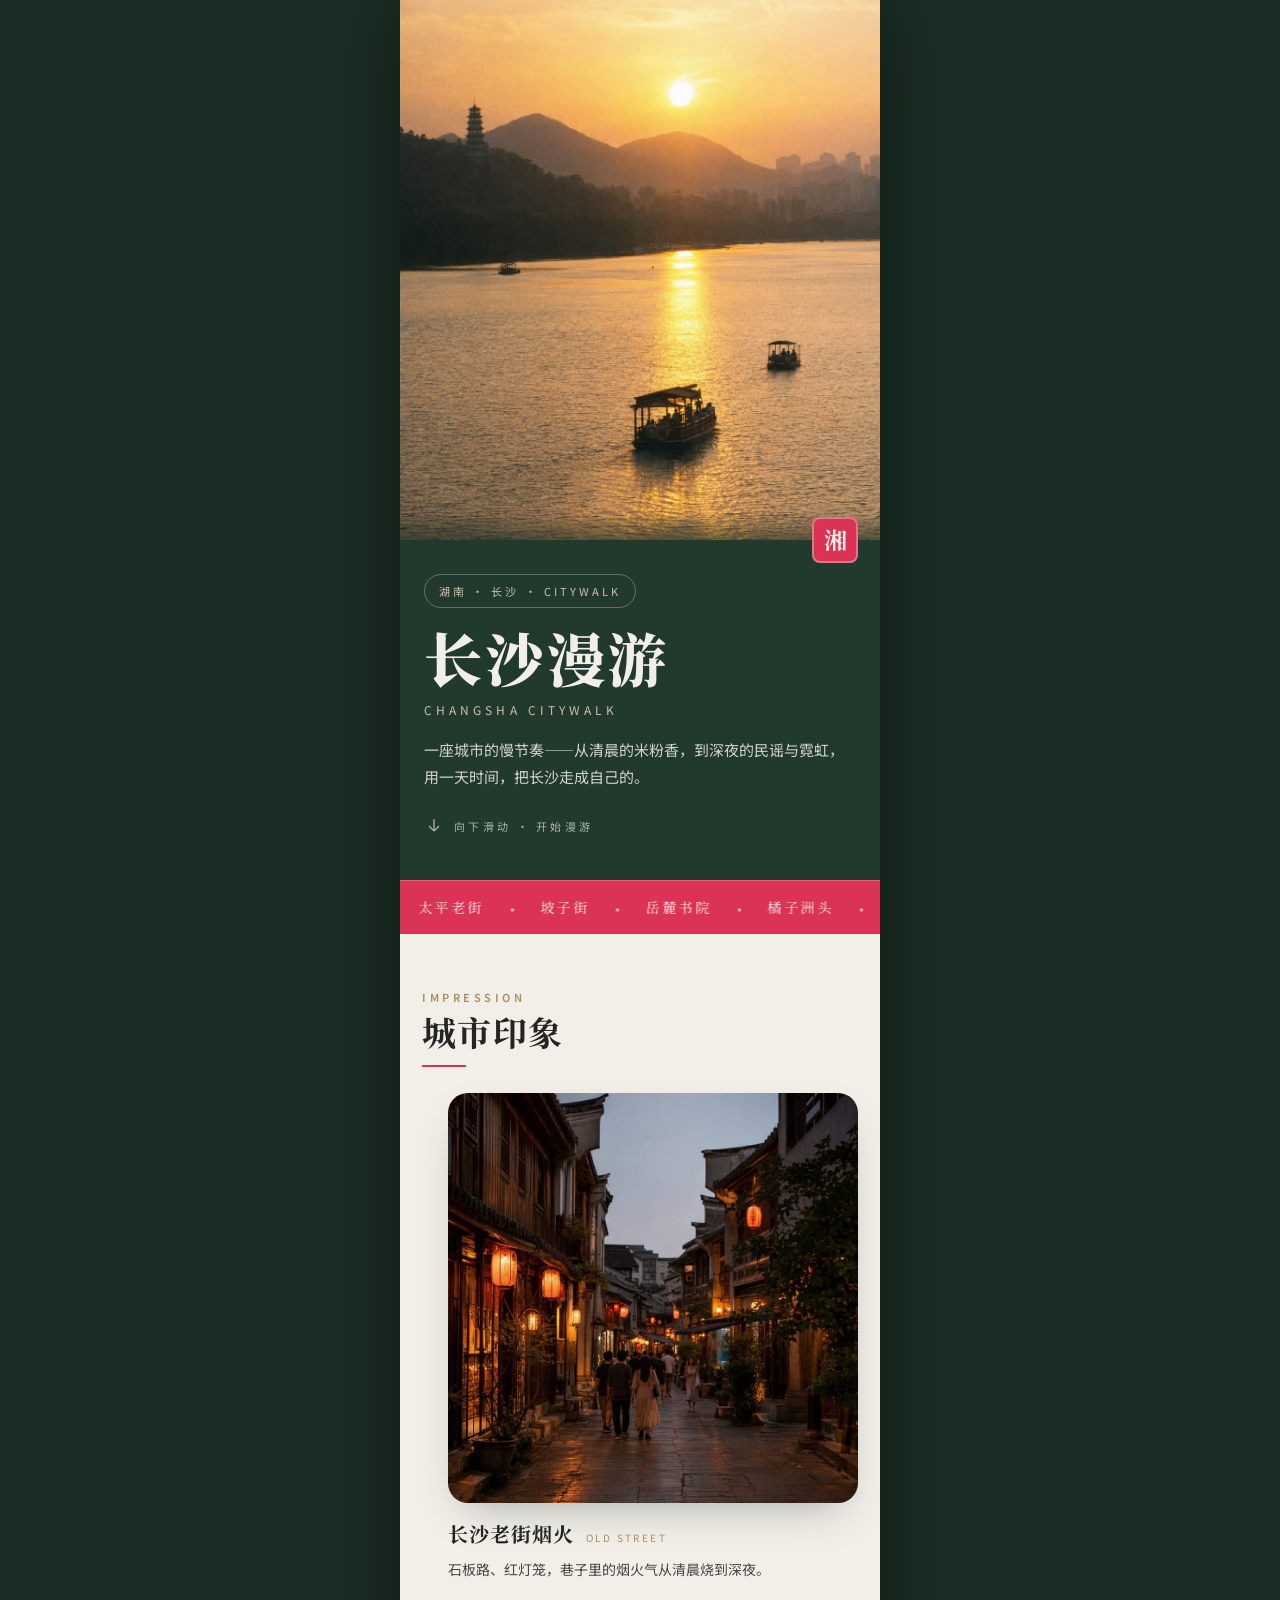
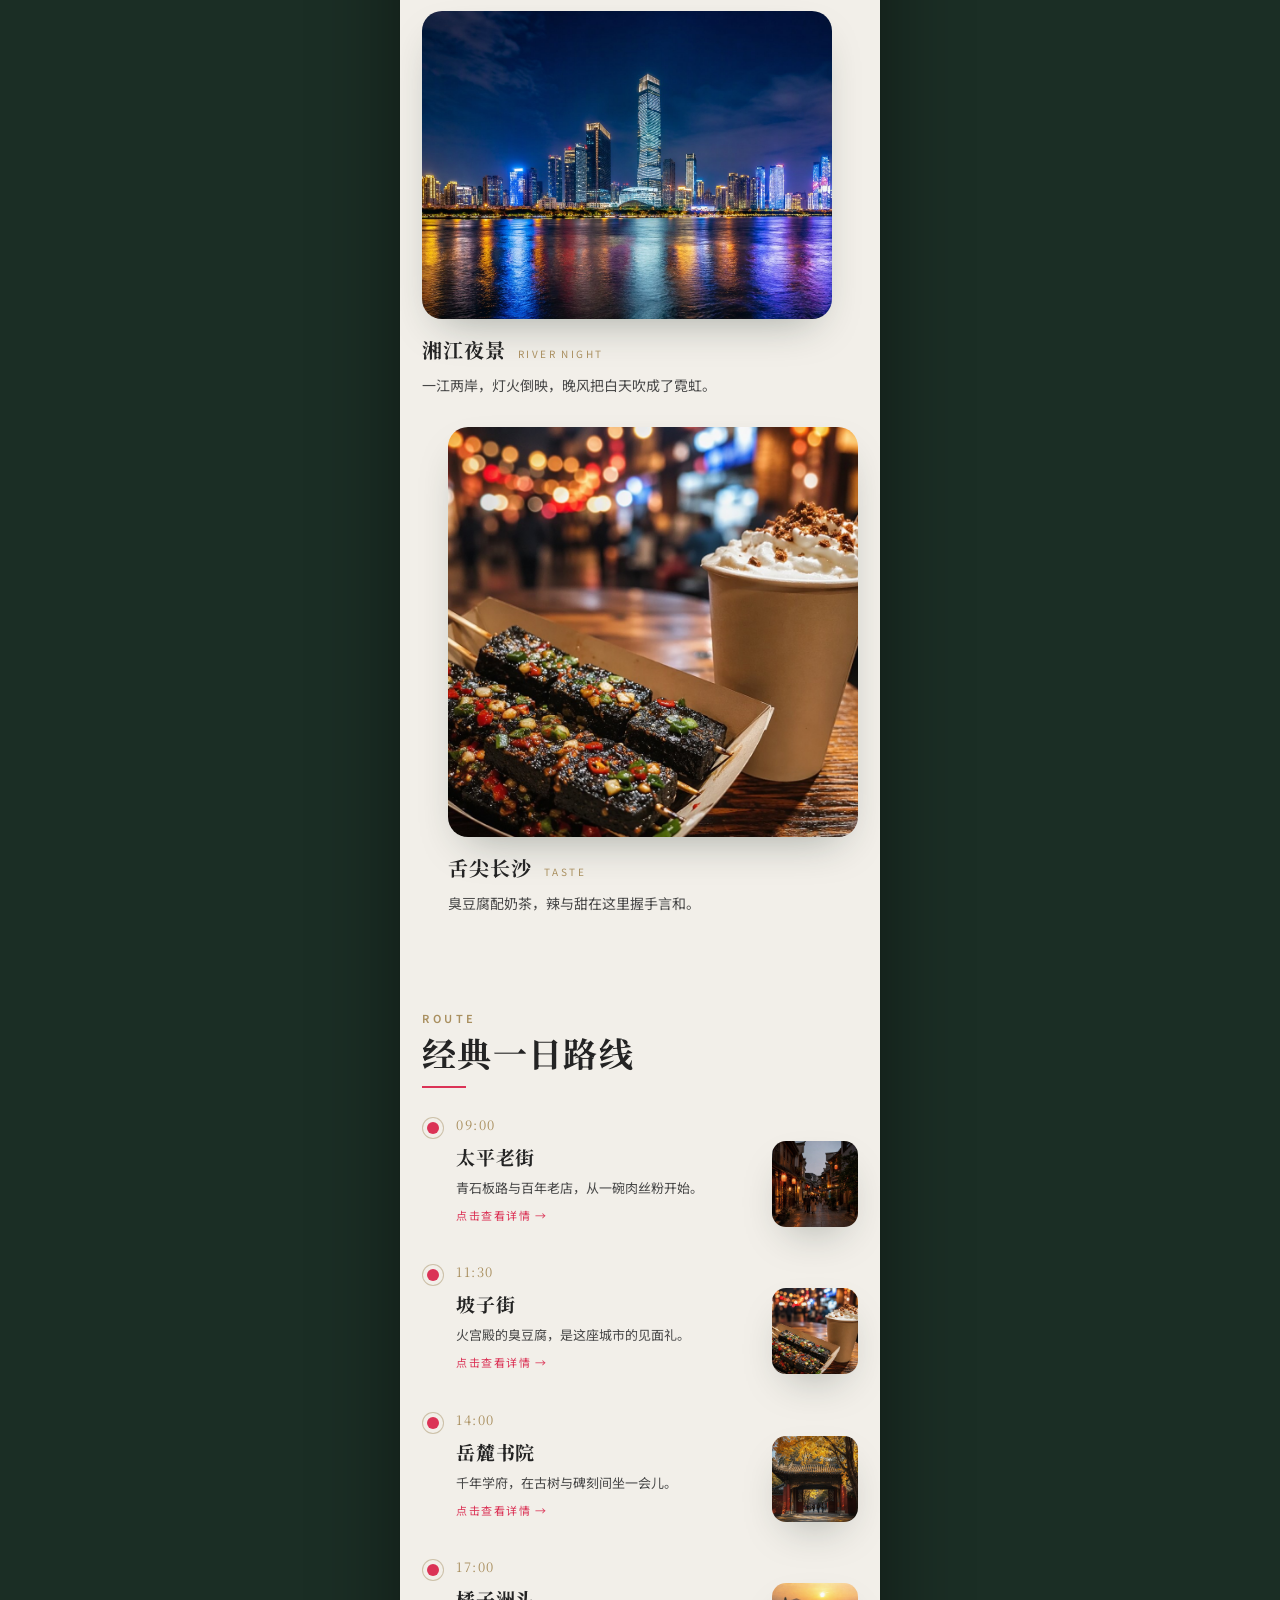
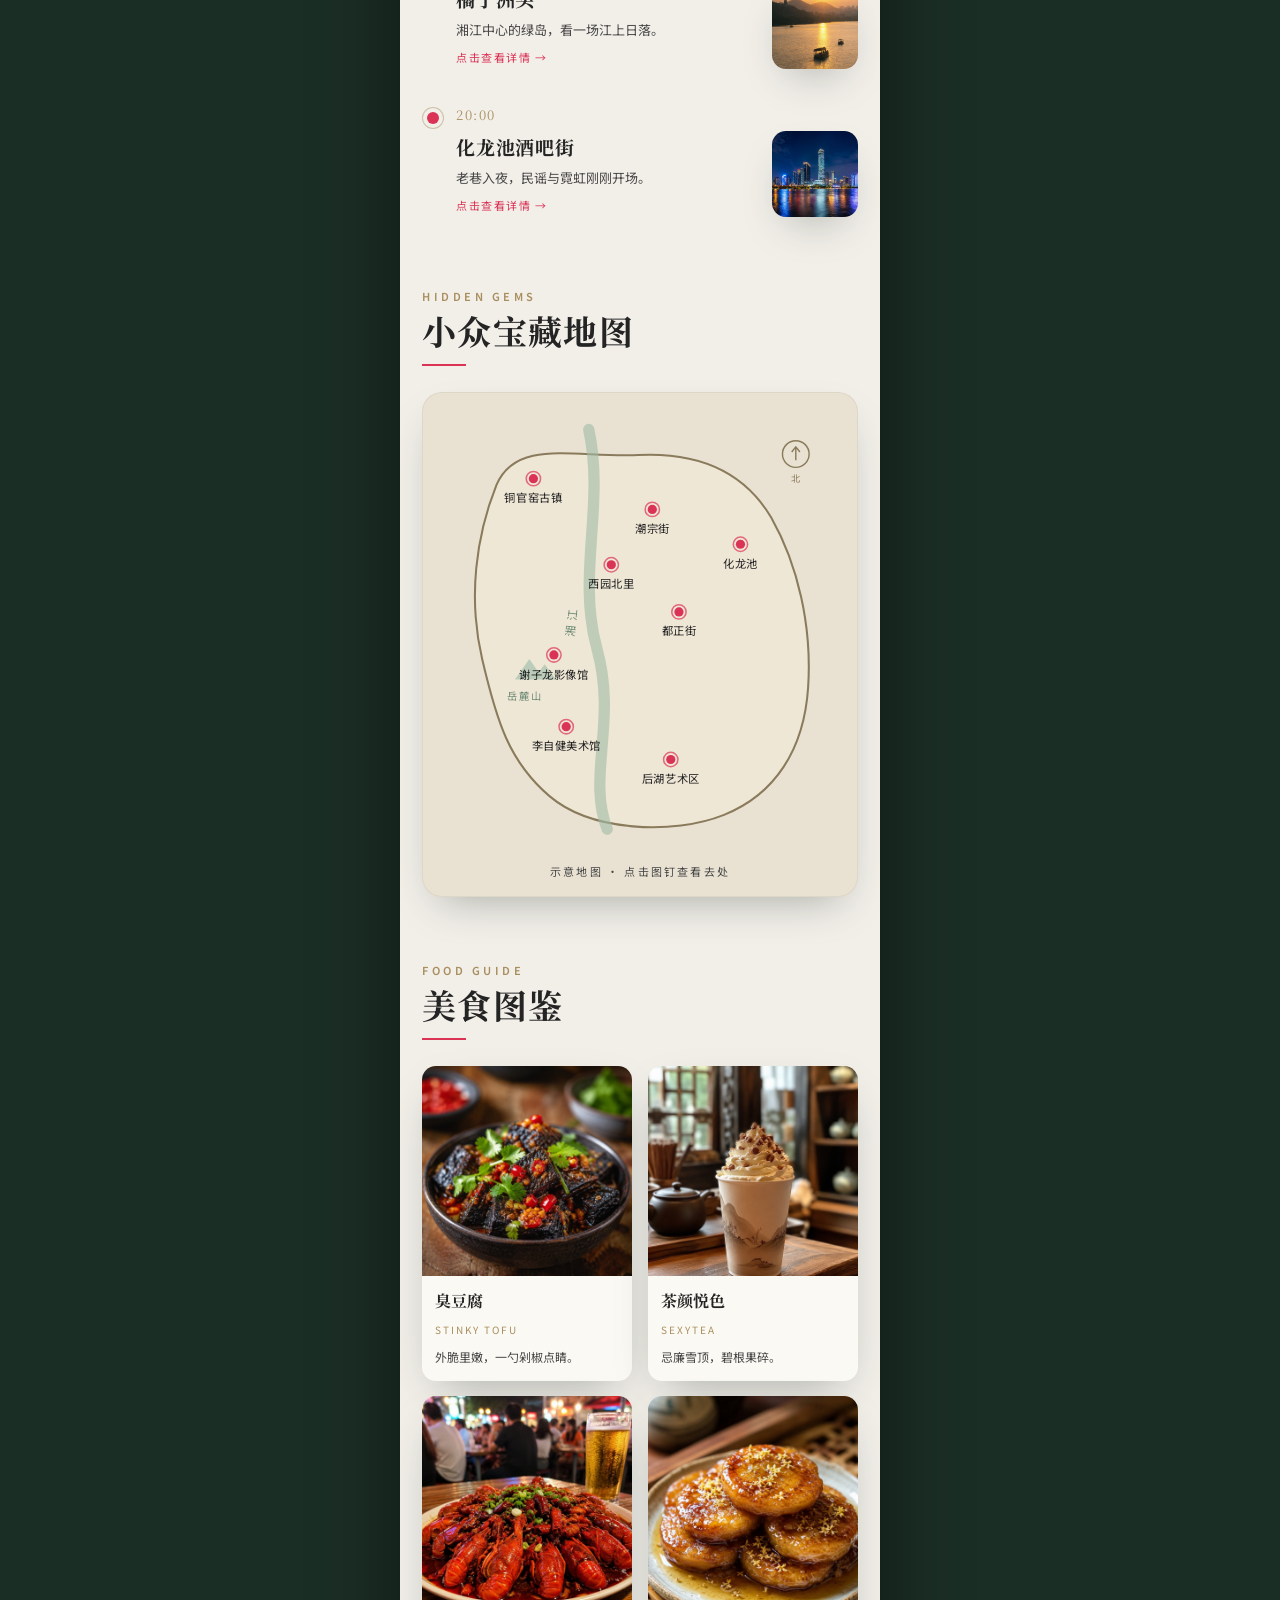
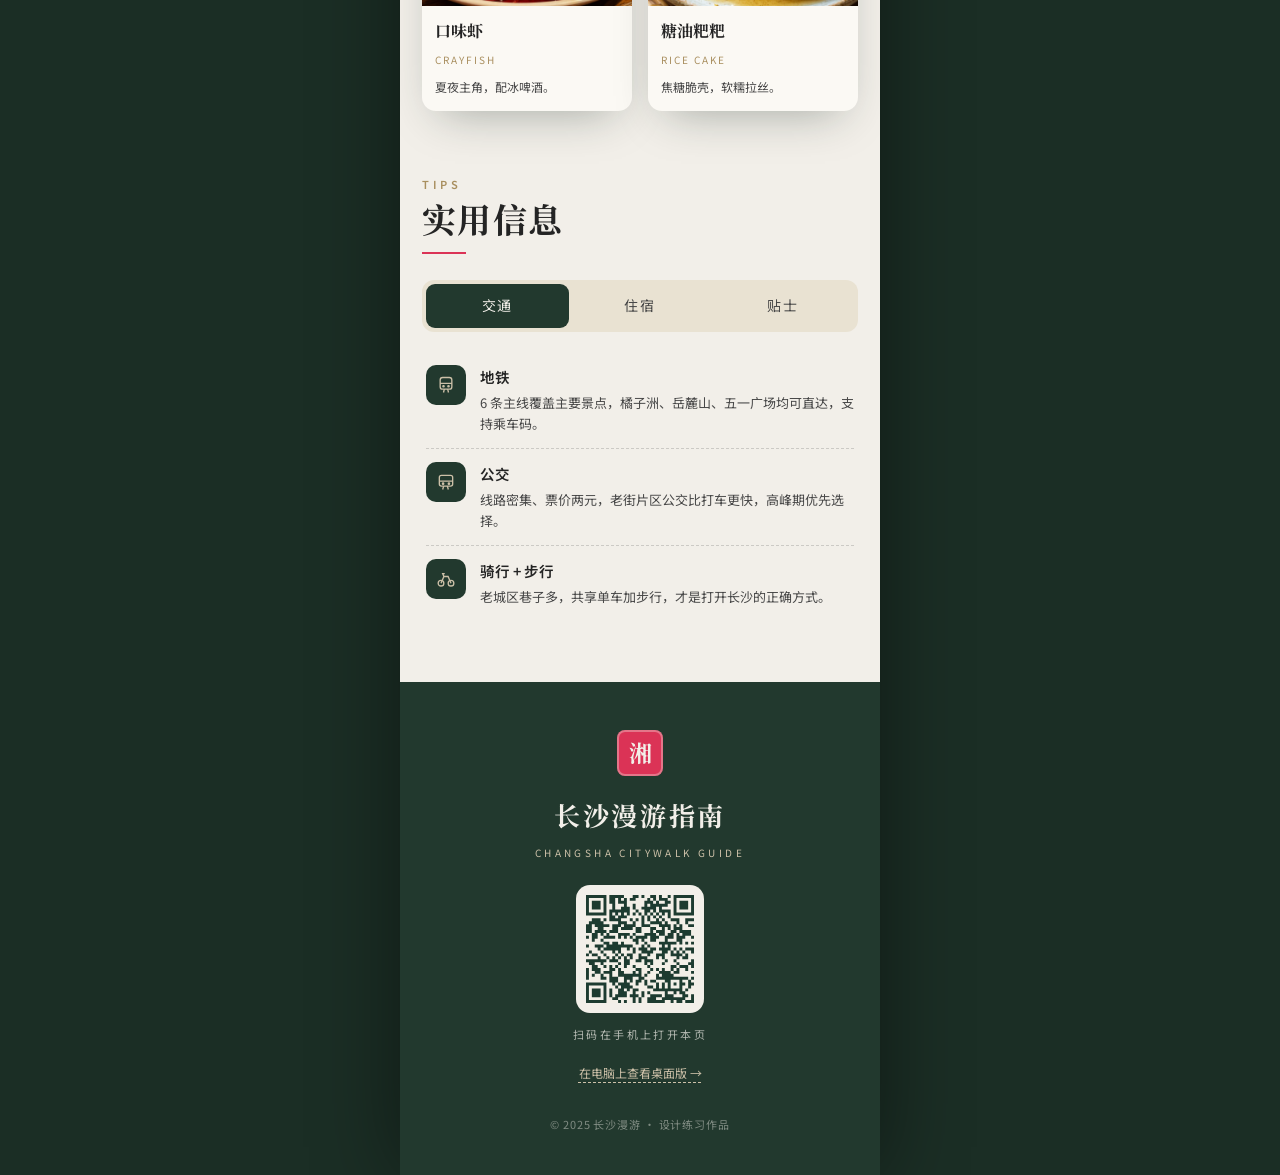
<file: index.html>
<!DOCTYPE html>
<html lang="zh-CN">
<head>
<meta charset="UTF-8">
<meta name="viewport" content="width=device-width, initial-scale=1">
<title>长沙漫游 · Changsha Citywalk</title>
<link rel="preconnect" href="https://fonts.googleapis.com">
<link rel="preconnect" href="https://fonts.gstatic.com" crossorigin>
<link href="https://fonts.googleapis.com/css2?family=Noto+Serif+SC:wght@600;700;900&family=Noto+Sans+SC:wght@400;500;600&display=swap" rel="stylesheet">
<link rel="icon" href="data:image/svg+xml,%3Csvg xmlns=%27http://www.w3.org/2000/svg%27 viewBox=%270 0 64 64%27%3E%3Crect width=%2764%27 height=%2764%27 rx=%2712%27 fill=%27%23DB3356%27/%3E%3Ctext x=%2732%27 y=%2744%27 font-size=%2734%27 text-anchor=%27middle%27 fill=%27%23F2EFE9%27 font-family=%27serif%27%3E湘%3C/text%3E%3C/svg%3E">
<link rel="stylesheet" href="assets/style.css">
</head>
<body class="m-body">
<div class="shell" id="top">

  <!-- Hero -->
  <header class="m-hero">
    <img class="m-hero-img" src="assets/hero-sunset.jpg" alt="湘江日落，远处岳麓山剪影">
    <div class="m-hero-band">
      <span class="seal m-hero-seal">湘</span>
      <p class="m-hero-tag">湖南 · 长沙 · CITYWALK</p>
      <h1 class="m-hero-title">长沙漫游</h1>
      <p class="m-hero-en">CHANGSHA CITYWALK</p>
      <p class="m-hero-sub">一座城市的慢节奏——从清晨的米粉香，到深夜的民谣与霓虹，用一天时间，把长沙走成自己的。</p>
      <p class="m-scroll-hint">
        <svg class="arrow" viewBox="0 0 24 24" fill="none" stroke="currentColor" stroke-width="1.6" aria-hidden="true"><path d="M12 4v14m0 0l-6-6m6 6l6-6"/></svg>
        向下滑动 · 开始漫游
      </p>
    </div>
  </header>

  <!-- 走马灯 -->
  <div class="marquee" aria-hidden="true">
    <div class="marquee-track">
      <span>太平老街</span><i>·</i><span>坡子街</span><i>·</i><span>岳麓书院</span><i>·</i><span>橘子洲头</span><i>·</i><span>化龙池</span><i>·</i><span>湘江夜景</span><i>·</i>
      <span>太平老街</span><i>·</i><span>坡子街</span><i>·</i><span>岳麓书院</span><i>·</i><span>橘子洲头</span><i>·</i><span>化龙池</span><i>·</i><span>湘江夜景</span><i>·</i>
    </div>
  </div>

  <!-- 城市印象 -->
  <section class="m-sec" id="impression">
    <header class="sec-head reveal">
      <p class="sec-en">Impression</p>
      <h2 class="sec-title">城市印象</h2>
      <div class="rule"></div>
    </header>
    <article class="imp-card reveal" style="--d:.05s">
      <img class="imp-img" src="assets/old-street.jpg" alt="黄昏时分的太平老街，红灯笼亮起">
      <div class="imp-cap"><h3>长沙老街烟火</h3><span>Old Street</span></div>
      <p>石板路、红灯笼，巷子里的烟火气从清晨烧到深夜。</p>
    </article>
    <article class="imp-card reveal" style="--d:.12s">
      <img class="imp-img" src="assets/hero-wide.jpg" alt="湘江两岸的城市夜景">
      <div class="imp-cap"><h3>湘江夜景</h3><span>River Night</span></div>
      <p>一江两岸，灯火倒映，晚风把白天吹成了霓虹。</p>
    </article>
    <article class="imp-card reveal" style="--d:.19s">
      <img class="imp-img" src="assets/snack-tea.jpg" alt="臭豆腐与奶茶的长沙味道">
      <div class="imp-cap"><h3>舌尖长沙</h3><span>Taste</span></div>
      <p>臭豆腐配奶茶，辣与甜在这里握手言和。</p>
    </article>
  </section>

  <!-- 经典一日路线 -->
  <section class="m-sec" id="route">
    <header class="sec-head reveal">
      <p class="sec-en">Route</p>
      <h2 class="sec-title">经典一日路线</h2>
      <div class="rule"></div>
    </header>
    <div class="route-list">
      <svg class="route-rail" aria-hidden="true"><path d=""/></svg>
      <article class="stop reveal" data-key="taiping" role="button" tabindex="0" aria-label="查看太平老街详情">
        <p class="stop-time">09:00</p>
        <div class="stop-row">
          <div class="stop-info">
            <h3>太平老街</h3>
            <p>青石板路与百年老店，从一碗肉丝粉开始。</p>
            <span class="stop-more">点击查看详情 →</span>
          </div>
          <img class="stop-thumb" src="assets/old-street.jpg" alt="太平老街">
        </div>
      </article>
      <article class="stop reveal" data-key="pozi" role="button" tabindex="0" aria-label="查看坡子街详情">
        <p class="stop-time">11:30</p>
        <div class="stop-row">
          <div class="stop-info">
            <h3>坡子街</h3>
            <p>火宫殿的臭豆腐，是这座城市的见面礼。</p>
            <span class="stop-more">点击查看详情 →</span>
          </div>
          <img class="stop-thumb" src="assets/snack-tea.jpg" alt="坡子街小吃">
        </div>
      </article>
      <article class="stop reveal" data-key="yuelu" role="button" tabindex="0" aria-label="查看岳麓书院详情">
        <p class="stop-time">14:00</p>
        <div class="stop-row">
          <div class="stop-info">
            <h3>岳麓书院</h3>
            <p>千年学府，在古树与碑刻间坐一会儿。</p>
            <span class="stop-more">点击查看详情 →</span>
          </div>
          <img class="stop-thumb" src="assets/academy.jpg" alt="岳麓书院">
        </div>
      </article>
      <article class="stop reveal" data-key="juzizhou" role="button" tabindex="0" aria-label="查看橘子洲头详情">
        <p class="stop-time">17:00</p>
        <div class="stop-row">
          <div class="stop-info">
            <h3>橘子洲头</h3>
            <p>湘江中心的绿岛，看一场江上日落。</p>
            <span class="stop-more">点击查看详情 →</span>
          </div>
          <img class="stop-thumb" src="assets/hero-sunset.jpg" alt="橘子洲头日落">
        </div>
      </article>
      <article class="stop reveal" data-key="bar" role="button" tabindex="0" aria-label="查看化龙池酒吧街详情">
        <p class="stop-time">20:00</p>
        <div class="stop-row">
          <div class="stop-info">
            <h3>化龙池酒吧街</h3>
            <p>老巷入夜，民谣与霓虹刚刚开场。</p>
            <span class="stop-more">点击查看详情 →</span>
          </div>
          <img class="stop-thumb" src="assets/hero-wide.jpg" alt="化龙池夜色">
        </div>
      </article>
    </div>
  </section>

  <!-- 小众宝藏地图 -->
  <section class="m-sec" id="map">
    <header class="sec-head reveal">
      <p class="sec-en">Hidden Gems</p>
      <h2 class="sec-title">小众宝藏地图</h2>
      <div class="rule"></div>
    </header>
    <div class="map-panel reveal">
      <svg class="map-svg" viewBox="0 0 400 430" role="group" aria-label="长沙小众去处示意地图">
        <!-- 城廓 -->
        <path d="M60 72 C40 122 32 182 46 242 C60 302 72 342 112 376 C152 410 232 414 282 394 C332 374 360 330 364 270 C368 210 354 150 328 104 C302 60 258 40 198 43 C138 46 80 26 60 72 Z"
              fill="#EFE7D6" stroke="#8A7B5C" stroke-width="2" stroke-linejoin="round"/>
        <!-- 湘江 -->
        <path d="M150 18 C166 92 138 160 158 232 C178 304 148 356 168 408"
              fill="none" stroke="#9FBBA6" stroke-width="11" stroke-linecap="round" opacity=".6"/>
        <text x="136" y="220" font-size="11" fill="#6E8B76" letter-spacing="4" transform="rotate(-84 136 220)">湘江</text>
        <!-- 山 -->
        <path d="M78 262 l14 -20 l14 20 z M96 262 l11 -15 l11 15 z" fill="#B0C6B3" opacity=".8"/>
        <text x="70" y="282" font-size="10" fill="#6E8B76" letter-spacing="2">岳麓山</text>
        <!-- 北 -->
        <g transform="translate(352,42)">
          <circle r="13" fill="none" stroke="#8A7B5C" stroke-width="1.4"/>
          <path d="M0 6 L0 -7 M-4 -2 L0 -7 L4 -2" stroke="#8A7B5C" stroke-width="1.4" fill="none"/>
          <text y="27" font-size="9" fill="#8A7B5C" text-anchor="middle">北</text>
        </g>
        <!-- 图钉 -->
        <g class="map-pin" data-key="tongguan" role="button" tabindex="0" aria-label="铜官窑古镇" transform="translate(96,66)">
          <circle class="halo" r="11" fill="none"/><circle class="ring" r="7"/><circle class="dot" r="4.5"/>
          <text y="23" text-anchor="middle">铜官窑古镇</text>
        </g>
        <g class="map-pin" data-key="chaozong" role="button" tabindex="0" aria-label="潮宗街" transform="translate(212,96)">
          <circle class="halo" r="11" fill="none"/><circle class="ring" r="7"/><circle class="dot" r="4.5"/>
          <text y="23" text-anchor="middle">潮宗街</text>
        </g>
        <g class="map-pin" data-key="hualong" role="button" tabindex="0" aria-label="化龙池" transform="translate(298,130)">
          <circle class="halo" r="11" fill="none"/><circle class="ring" r="7"/><circle class="dot" r="4.5"/>
          <text y="23" text-anchor="middle">化龙池</text>
        </g>
        <g class="map-pin" data-key="xiyuan" role="button" tabindex="0" aria-label="西园北里" transform="translate(172,150)">
          <circle class="halo" r="11" fill="none"/><circle class="ring" r="7"/><circle class="dot" r="4.5"/>
          <text y="23" text-anchor="middle">西园北里</text>
        </g>
        <g class="map-pin" data-key="duzheng" role="button" tabindex="0" aria-label="都正街" transform="translate(238,196)">
          <circle class="halo" r="11" fill="none"/><circle class="ring" r="7"/><circle class="dot" r="4.5"/>
          <text y="23" text-anchor="middle">都正街</text>
        </g>
        <g class="map-pin" data-key="xiezilong" role="button" tabindex="0" aria-label="谢子龙影像艺术馆" transform="translate(116,238)">
          <circle class="halo" r="11" fill="none"/><circle class="ring" r="7"/><circle class="dot" r="4.5"/>
          <text y="23" text-anchor="middle">谢子龙影像馆</text>
        </g>
        <g class="map-pin" data-key="lizijian" role="button" tabindex="0" aria-label="李自健美术馆" transform="translate(128,308)">
          <circle class="halo" r="11" fill="none"/><circle class="ring" r="7"/><circle class="dot" r="4.5"/>
          <text y="23" text-anchor="middle">李自健美术馆</text>
        </g>
        <g class="map-pin" data-key="houhu" role="button" tabindex="0" aria-label="后湖国际艺术区" transform="translate(230,340)">
          <circle class="halo" r="11" fill="none"/><circle class="ring" r="7"/><circle class="dot" r="4.5"/>
          <text y="23" text-anchor="middle">后湖艺术区</text>
        </g>
      </svg>
      <p class="map-hint">示意地图 · 点击图钉查看去处</p>
    </div>
  </section>

  <!-- 美食图鉴 -->
  <section class="m-sec" id="food">
    <header class="sec-head reveal">
      <p class="sec-en">Food Guide</p>
      <h2 class="sec-title">美食图鉴</h2>
      <div class="rule"></div>
    </header>
    <div class="food-grid">
      <button class="food-card reveal" data-key="tofu" style="--d:.05s">
        <img src="assets/tofu.jpg" alt="臭豆腐">
        <div class="fc-body"><h3>臭豆腐</h3><span>Stinky Tofu</span><p>外脆里嫩，一勺剁椒点睛。</p></div>
      </button>
      <button class="food-card reveal" data-key="milktea" style="--d:.1s">
        <img src="assets/milktea.jpg" alt="茶颜悦色">
        <div class="fc-body"><h3>茶颜悦色</h3><span>Sexytea</span><p>忌廉雪顶，碧根果碎。</p></div>
      </button>
      <button class="food-card reveal" data-key="crayfish" style="--d:.15s">
        <img src="assets/crayfish.jpg" alt="口味虾">
        <div class="fc-body"><h3>口味虾</h3><span>Crayfish</span><p>夏夜主角，配冰啤酒。</p></div>
      </button>
      <button class="food-card reveal" data-key="tangyou" style="--d:.2s">
        <img src="assets/tangyou.jpg" alt="糖油粑粑">
        <div class="fc-body"><h3>糖油粑粑</h3><span>Rice Cake</span><p>焦糖脆壳，软糯拉丝。</p></div>
      </button>
    </div>
  </section>

  <!-- 实用信息 -->
  <section class="m-sec m-sec-last" id="tips">
    <header class="sec-head reveal">
      <p class="sec-en">Tips</p>
      <h2 class="sec-title">实用信息</h2>
      <div class="rule"></div>
    </header>
    <div class="tabs reveal">
      <div class="tab-bar" role="tablist" aria-label="实用信息分类">
        <span class="tab-ink" aria-hidden="true"></span>
        <button class="tab-btn" role="tab" aria-selected="true" aria-controls="tp-traffic" id="tb-traffic">交通</button>
        <button class="tab-btn" role="tab" aria-selected="false" aria-controls="tp-stay" id="tb-stay" tabindex="-1">住宿</button>
        <button class="tab-btn" role="tab" aria-selected="false" aria-controls="tp-tips" id="tb-tips" tabindex="-1">贴士</button>
      </div>
      <div class="tab-panel" role="tabpanel" id="tp-traffic" aria-labelledby="tb-traffic">
        <div class="tip-item">
          <span class="tip-ic"><svg width="20" height="20" viewBox="0 0 24 24" fill="none" stroke="currentColor" stroke-width="1.6" aria-hidden="true"><rect x="5" y="3" width="14" height="14" rx="3"/><path d="M5 10h14M9 21l1-4m5 4l-1-4"/><circle cx="9" cy="13.5" r=".8" fill="currentColor"/><circle cx="15" cy="13.5" r=".8" fill="currentColor"/></svg></span>
          <div><h4>地铁</h4><p>6 条主线覆盖主要景点，橘子洲、岳麓山、五一广场均可直达，支持乘车码。</p></div>
        </div>
        <div class="tip-item">
          <span class="tip-ic"><svg width="20" height="20" viewBox="0 0 24 24" fill="none" stroke="currentColor" stroke-width="1.6" aria-hidden="true"><rect x="4" y="4" width="16" height="13" rx="2.5"/><path d="M4 11h16M8 21l1.2-4m5.6 4L13.6 17"/><circle cx="8.5" cy="14" r=".8" fill="currentColor"/><circle cx="15.5" cy="14" r=".8" fill="currentColor"/></svg></span>
          <div><h4>公交</h4><p>线路密集、票价两元，老街片区公交比打车更快，高峰期优先选择。</p></div>
        </div>
        <div class="tip-item">
          <span class="tip-ic"><svg width="20" height="20" viewBox="0 0 24 24" fill="none" stroke="currentColor" stroke-width="1.6" aria-hidden="true"><circle cx="6" cy="17" r="3.4"/><circle cx="18" cy="17" r="3.4"/><path d="M6 17l3.5-8h5l3.5 8M9.5 9L8 5.5h2.5"/></svg></span>
          <div><h4>骑行 + 步行</h4><p>老城区巷子多，共享单车加步行，才是打开长沙的正确方式。</p></div>
        </div>
      </div>
      <div class="tab-panel" role="tabpanel" id="tp-stay" aria-labelledby="tb-stay" hidden>
        <div class="tip-item">
          <span class="tip-ic"><svg width="20" height="20" viewBox="0 0 24 24" fill="none" stroke="currentColor" stroke-width="1.6" aria-hidden="true"><path d="M3 20h18M5 20V9l7-5 7 5v11"/><path d="M10 20v-5h4v5"/></svg></span>
          <div><h4>五一广场 / 黄兴路</h4><p>吃喝玩乐下楼即达，夜生活零距离，适合第一次来长沙的人。</p></div>
        </div>
        <div class="tip-item">
          <span class="tip-ic"><svg width="20" height="20" viewBox="0 0 24 24" fill="none" stroke="currentColor" stroke-width="1.6" aria-hidden="true"><path d="M2 17c2.5 0 2.5 1.6 5 1.6S9.5 17 12 17s2.5 1.6 5 1.6 2.5-1.6 5-1.6M2 12.5c2.5 0 2.5 1.6 5 1.6s2.5-1.6 5-1.6 2.5 1.6 5 1.6 2.5-1.6 5-1.6"/></svg></span>
          <div><h4>湘江边上</h4><p>夜景房视野开阔，看一江两岸灯火，适合慢游与纪念日。</p></div>
        </div>
        <div class="tip-item">
          <span class="tip-ic"><svg width="20" height="20" viewBox="0 0 24 24" fill="none" stroke="currentColor" stroke-width="1.6" aria-hidden="true"><path d="M12 4L2 9l10 5 10-5-10-5z"/><path d="M6 11.5V16c0 1.5 2.7 3 6 3s6-1.5 6-3v-4.5"/></svg></span>
          <div><h4>大学城 / 后湖</h4><p>性价比高、文艺氛围浓，步行可达后湖艺术区，适合长住慢逛。</p></div>
        </div>
      </div>
      <div class="tab-panel" role="tabpanel" id="tp-tips" aria-labelledby="tb-tips" hidden>
        <div class="tip-item">
          <span class="tip-ic"><svg width="20" height="20" viewBox="0 0 24 24" fill="none" stroke="currentColor" stroke-width="1.6" aria-hidden="true"><path d="M12 3c1 3-2 4-2 7a4 4 0 008 0c0-2-1-3-1-3s3 1 3 5a8 8 0 11-16 0c0-5 6-5 8-9z"/></svg></span>
          <div><h4>吃辣量力而行</h4><p>湘菜默认中辣起步，备好肠胃药，微辣是对自己的温柔。</p></div>
        </div>
        <div class="tip-item">
          <span class="tip-ic"><svg width="20" height="20" viewBox="0 0 24 24" fill="none" stroke="currentColor" stroke-width="1.6" aria-hidden="true"><circle cx="12" cy="12" r="9"/><path d="M12 7v5l3.5 2"/></svg></span>
          <div><h4>错峰出行</h4><p>热门商圈傍晚最挤，行程尽量早出晚归；岳麓书院周一闭馆，记得提前预约。</p></div>
        </div>
        <div class="tip-item">
          <span class="tip-ic"><svg width="20" height="20" viewBox="0 0 24 24" fill="none" stroke="currentColor" stroke-width="1.6" aria-hidden="true"><path d="M12 21s7-5.5 7-11a7 7 0 10-14 0c0 5.5 7 11 7 11z"/><circle cx="12" cy="10" r="2.6"/></svg></span>
          <div><h4>夏季注意防晒</h4><p>白天暴晒，橘子洲与岳麓山安排在清晨或傍晚，体感会好很多。</p></div>
        </div>
      </div>
    </div>
  </section>

  <!-- 页脚 -->
  <footer class="m-footer">
    <span class="seal">湘</span>
    <h2>长沙漫游指南</h2>
    <p class="fen">Changsha Citywalk Guide</p>
    <div class="qr"><img src="assets/qr.svg" alt="手机扫码打开本页"></div>
    <p class="qr-cap">扫码在手机上打开本页</p>
    <p><a class="pclink" href="pc.html">在电脑上查看桌面版 →</a></p>
    <p class="copy">© 2025 长沙漫游 · 设计练习作品</p>
  </footer>
</div>

<!-- 回到顶部 -->
<button class="to-top" aria-label="回到顶部">
  <svg width="18" height="18" viewBox="0 0 24 24" fill="none" stroke="currentColor" stroke-width="1.8" aria-hidden="true"><path d="M12 20V6m0 0l-6 6m6-6l6 6"/></svg>
</button>

<!-- 自适应模态弹窗 -->
<div class="modal" id="modal" role="dialog" aria-modal="true" aria-label="详情" hidden>
  <div class="modal-backdrop" data-close></div>
  <div class="modal-card">
    <button class="modal-close" data-close aria-label="关闭">✕</button>
    <div class="modal-body"></div>
  </div>
</div>

<script src="assets/app.js"></script>
</body>
</html>
</file>
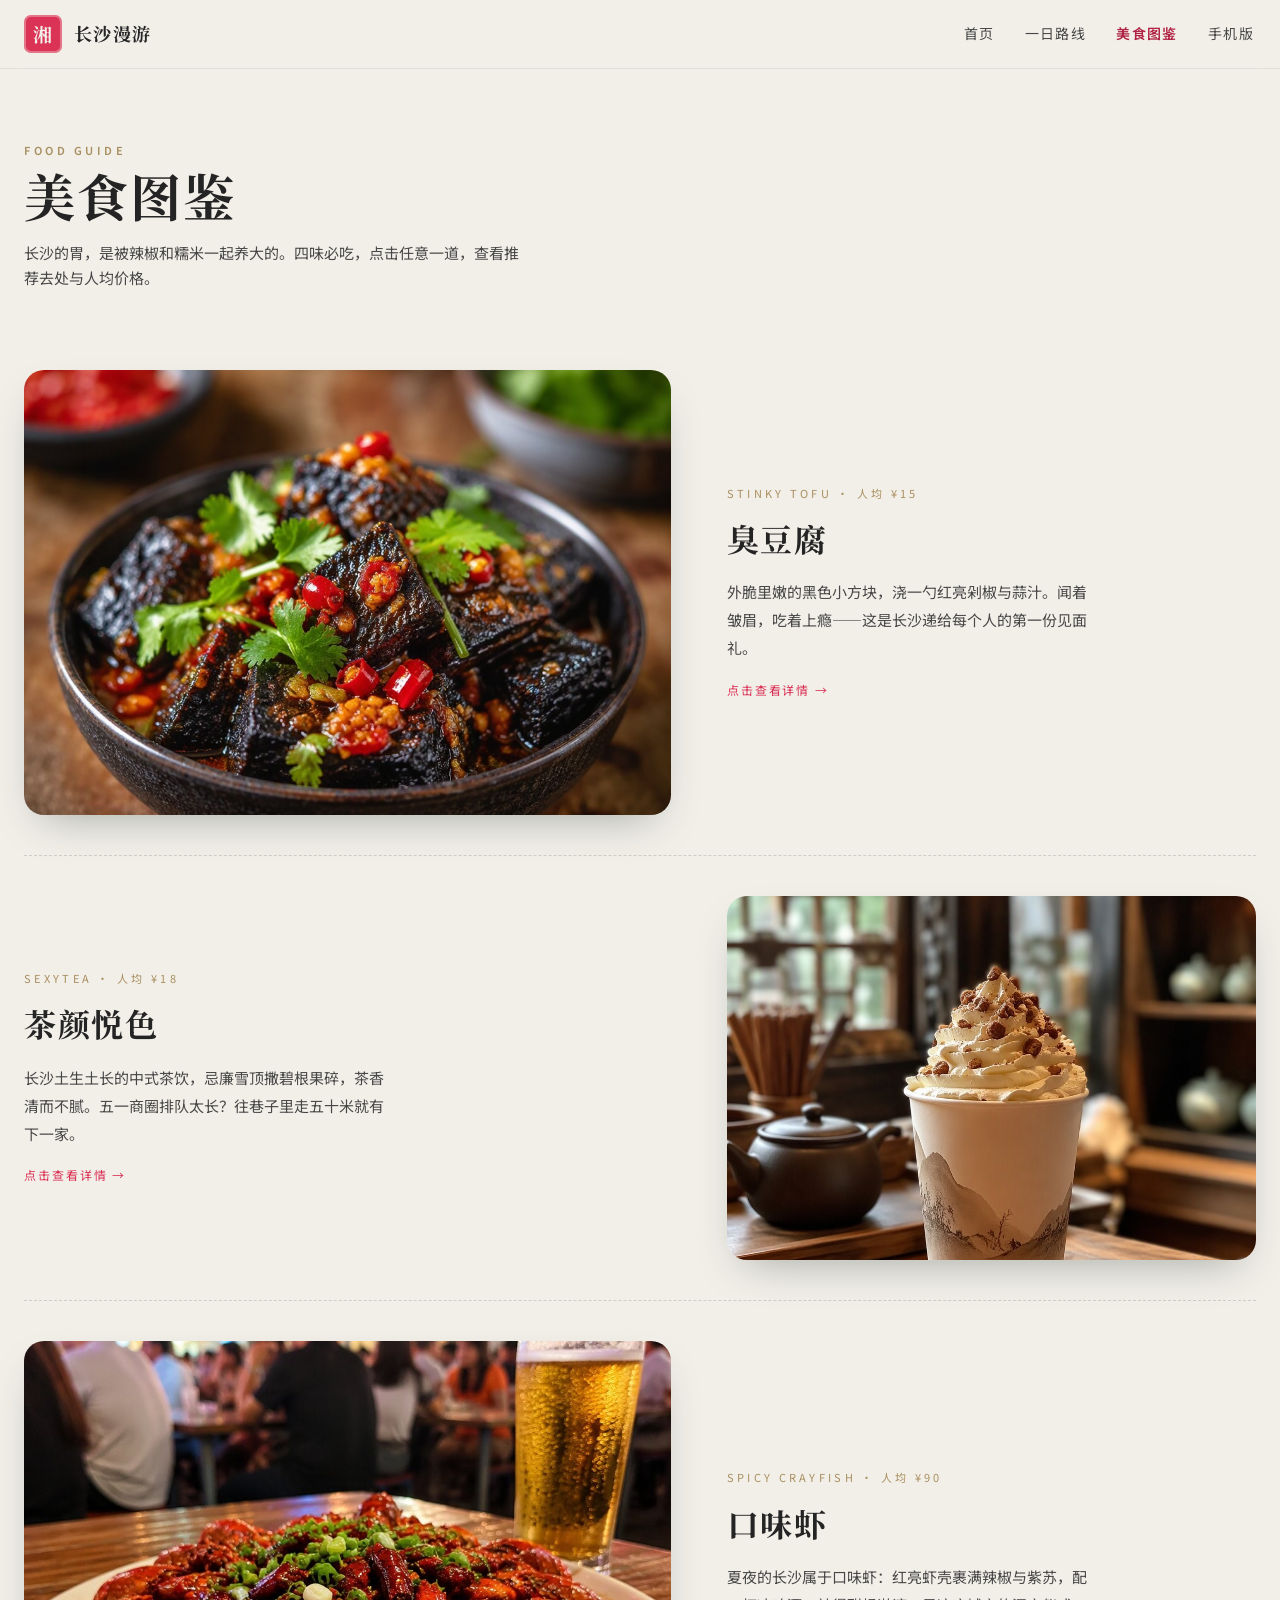
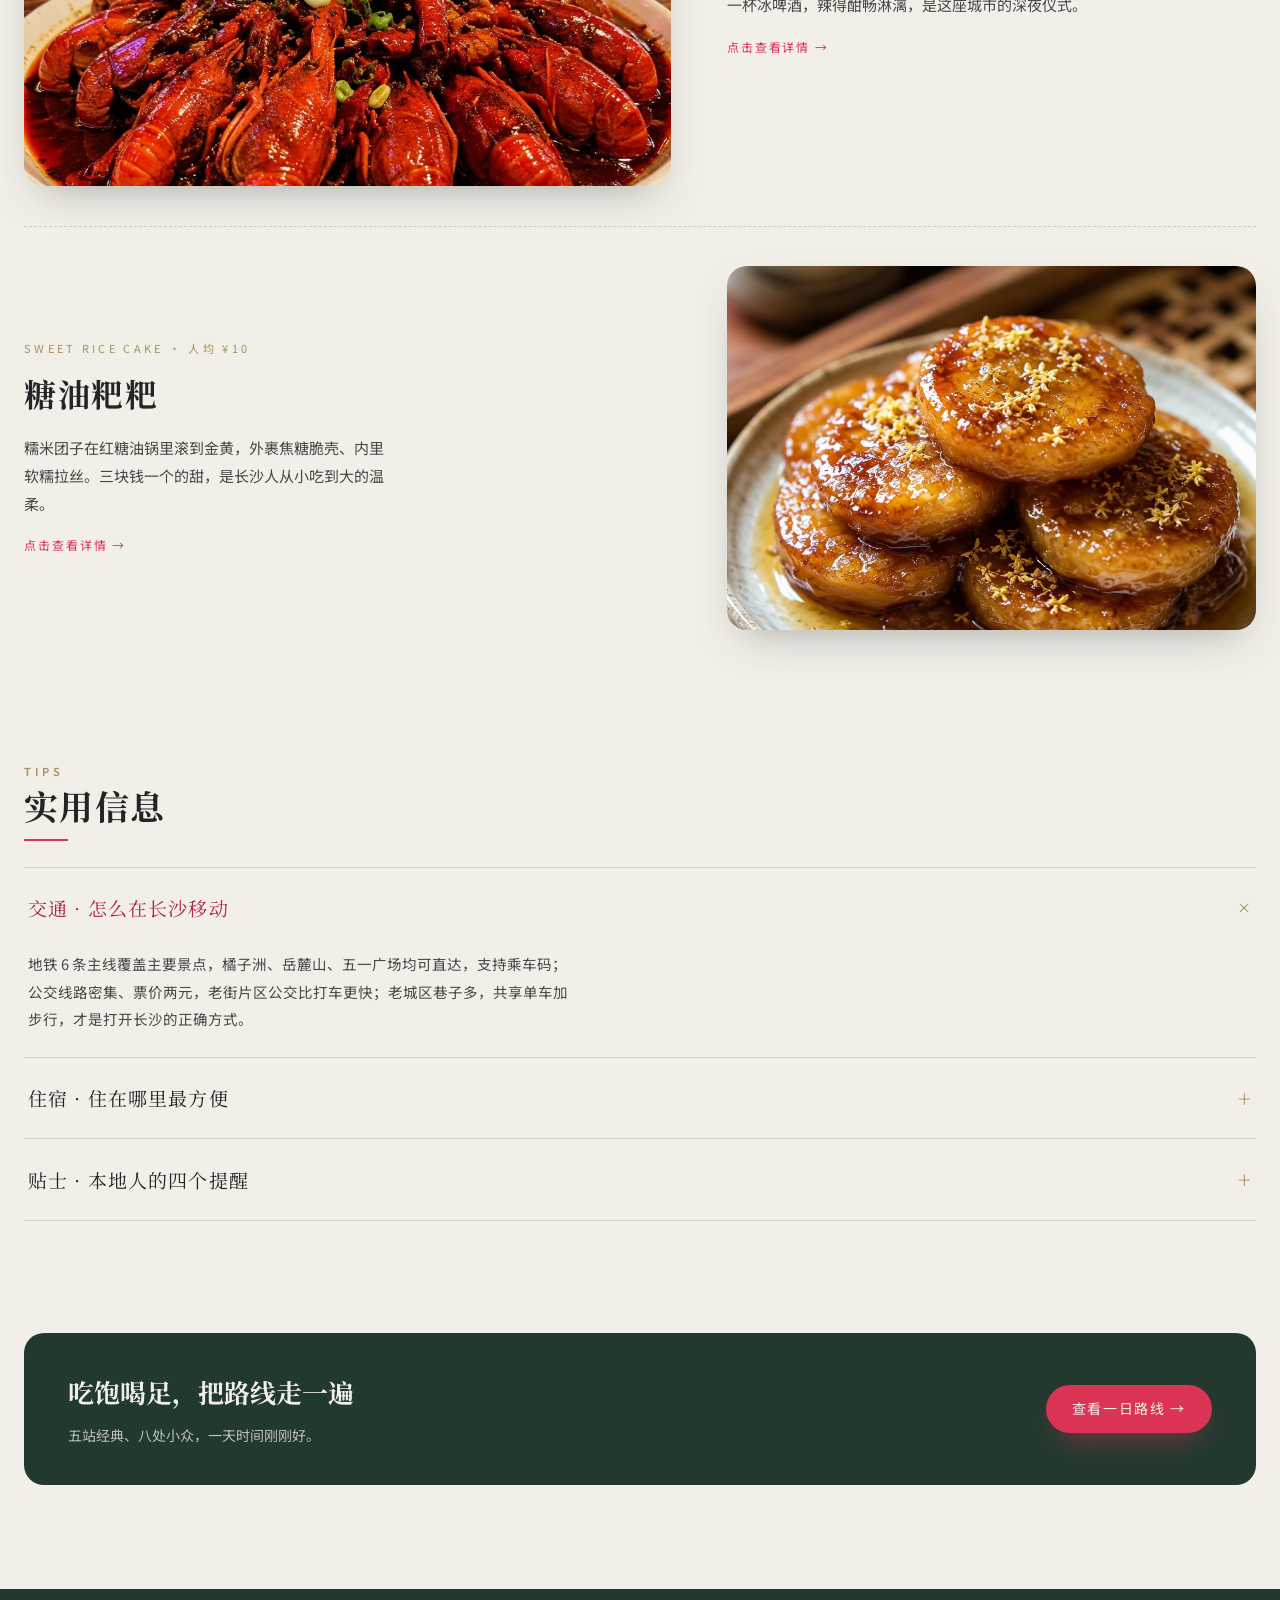
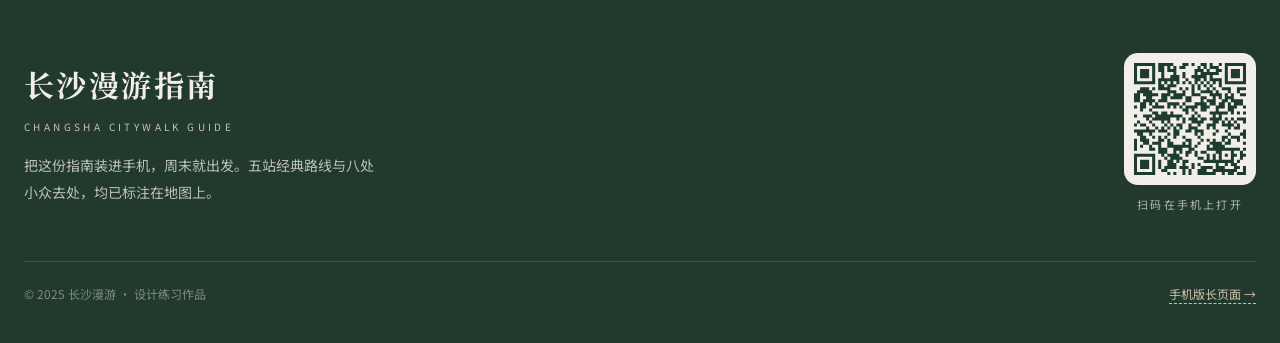
<file: food.html>
<!DOCTYPE html>
<html lang="zh-CN">
<head>
<meta charset="UTF-8">
<meta name="viewport" content="width=device-width, initial-scale=1">
<title>长沙漫游 · 美食图鉴</title>
<link rel="preconnect" href="https://fonts.googleapis.com">
<link rel="preconnect" href="https://fonts.gstatic.com" crossorigin>
<link href="https://fonts.googleapis.com/css2?family=Noto+Serif+SC:wght@600;700;900&family=Noto+Sans+SC:wght@400;500;600&display=swap" rel="stylesheet">
<link rel="icon" href="data:image/svg+xml,%3Csvg xmlns=%27http://www.w3.org/2000/svg%27 viewBox=%270 0 64 64%27%3E%3Crect width=%2764%27 height=%2764%27 rx=%2712%27 fill=%27%23DB3356%27/%3E%3Ctext x=%2732%27 y=%2744%27 font-size=%2734%27 text-anchor=%27middle%27 fill=%27%23F2EFE9%27 font-family=%27serif%27%3E湘%3C/text%3E%3C/svg%3E">
<link rel="stylesheet" href="assets/style.css">
</head>
<body class="pc-body">

<nav class="pc-nav">
  <div class="pc-nav-in">
    <a class="pc-brand" href="pc.html"><span class="seal">湘</span>长沙漫游</a>
    <div class="pc-nav-links">
      <a href="pc.html">首页</a>
      <a href="route.html">一日路线</a>
      <a class="on" href="food.html">美食图鉴</a>
      <a href="index.html">手机版</a>
    </div>
  </div>
</nav>

<main class="pc-wrap">

  <header class="page-head">
    <p class="sec-en reveal">Food Guide</p>
    <h1 class="sec-title reveal" style="--d:.08s;font-size:clamp(34px,4vw,54px)">美食图鉴</h1>
    <p class="lede reveal" style="--d:.16s;margin-top:14px">长沙的胃，是被辣椒和糯米一起养大的。四味必吃，点击任意一道，查看推荐去处与人均价格。</p>
  </header>

  <section class="pc-sec" style="padding-top:30px">
    <article class="food-row reveal" data-key="tofu" role="button" tabindex="0" aria-label="查看臭豆腐详情">
      <img src="assets/tofu.jpg" alt="臭豆腐">
      <div>
        <span class="f-en">Stinky Tofu · 人均 ¥15</span>
        <h3>臭豆腐</h3>
        <p>外脆里嫩的黑色小方块，浇一勺红亮剁椒与蒜汁。闻着皱眉，吃着上瘾——这是长沙递给每个人的第一份见面礼。</p>
        <span class="go">点击查看详情 →</span>
      </div>
    </article>

    <article class="food-row reveal" data-key="milktea" role="button" tabindex="0" aria-label="查看茶颜悦色详情">
      <img src="assets/milktea.jpg" alt="茶颜悦色">
      <div>
        <span class="f-en">Sexytea · 人均 ¥18</span>
        <h3>茶颜悦色</h3>
        <p>长沙土生土长的中式茶饮，忌廉雪顶撒碧根果碎，茶香清而不腻。五一商圈排队太长？往巷子里走五十米就有下一家。</p>
        <span class="go">点击查看详情 →</span>
      </div>
    </article>

    <article class="food-row reveal" data-key="crayfish" role="button" tabindex="0" aria-label="查看口味虾详情">
      <img src="assets/crayfish.jpg" alt="口味虾">
      <div>
        <span class="f-en">Spicy Crayfish · 人均 ¥90</span>
        <h3>口味虾</h3>
        <p>夏夜的长沙属于口味虾：红亮虾壳裹满辣椒与紫苏，配一杯冰啤酒，辣得酣畅淋漓，是这座城市的深夜仪式。</p>
        <span class="go">点击查看详情 →</span>
      </div>
    </article>

    <article class="food-row reveal" data-key="tangyou" role="button" tabindex="0" aria-label="查看糖油粑粑详情">
      <img src="assets/tangyou.jpg" alt="糖油粑粑">
      <div>
        <span class="f-en">Sweet Rice Cake · 人均 ¥10</span>
        <h3>糖油粑粑</h3>
        <p>糯米团子在红糖油锅里滚到金黄，外裹焦糖脆壳、内里软糯拉丝。三块钱一个的甜，是长沙人从小吃到大的温柔。</p>
        <span class="go">点击查看详情 →</span>
      </div>
    </article>
  </section>

  <section class="pc-sec">
    <header class="sec-head reveal">
      <p class="sec-en">Tips</p>
      <h2 class="sec-title">实用信息</h2>
      <div class="rule"></div>
    </header>
    <div class="acc reveal">
      <details open>
        <summary>交通 · 怎么在长沙移动</summary>
        <div class="acc-body">地铁 6 条主线覆盖主要景点，橘子洲、岳麓山、五一广场均可直达，支持乘车码；公交线路密集、票价两元，老街片区公交比打车更快；老城区巷子多，共享单车加步行，才是打开长沙的正确方式。</div>
      </details>
      <details>
        <summary>住宿 · 住在哪里最方便</summary>
        <div class="acc-body">第一次来推荐五一广场 / 黄兴路一带，吃喝玩乐下楼即达；想看夜景选湘江边；预算有限又想有点文艺气，大学城与后湖周边性价比最高。</div>
      </details>
      <details>
        <summary>贴士 · 本地人的四个提醒</summary>
        <div class="acc-body">① 湘菜默认中辣起步，吃辣量力而行，备好肠胃药；② 茶颜悦色不必死等商圈大店，巷子里五十米一家；③ 岳麓书院周一闭馆，热门场馆记得提前预约；④ 夏季白天暴晒，户外景点安排在清晨或傍晚。</div>
      </details>
    </div>
  </section>

  <section class="pc-sec" style="padding-bottom:8px">
    <div class="stat-band reveal" style="margin-top:20px;grid-template-columns:1fr auto;align-items:center">
      <div>
        <h2 style="font-family:var(--serif);font-size:26px">吃饱喝足，把路线走一遍</h2>
        <p style="margin-top:10px;font-size:14px;color:rgba(242,239,233,.75)">五站经典、八处小众，一天时间刚刚好。</p>
      </div>
      <a class="btn btn-fill" href="route.html">查看一日路线 →</a>
    </div>
  </section>

</main>

<footer class="pc-foot">
  <div class="pc-foot-in">
    <div>
      <h2>长沙漫游指南</h2>
      <p class="fen">Changsha Citywalk Guide</p>
      <p style="margin-top:16px;font-size:14px;color:rgba(242,239,233,.75);max-width:44ch;line-height:1.9">把这份指南装进手机，周末就出发。五站经典路线与八处小众去处，均已标注在地图上。</p>
    </div>
    <div>
      <div class="qr"><img src="assets/qr.svg" alt="手机扫码打开"></div>
      <p class="qr-cap">扫码在手机上打开</p>
    </div>
    <div class="copy">
      <span>© 2025 长沙漫游 · 设计练习作品</span>
      <span><a href="index.html">手机版长页面 →</a></span>
    </div>
  </div>
</footer>

<div class="modal" id="modal" role="dialog" aria-modal="true" aria-label="详情" hidden>
  <div class="modal-backdrop" data-close></div>
  <div class="modal-card">
    <button class="modal-close" data-close aria-label="关闭">✕</button>
    <div class="modal-body"></div>
  </div>
</div>

<script src="assets/app.js"></script>
</body>
</html>
</file>
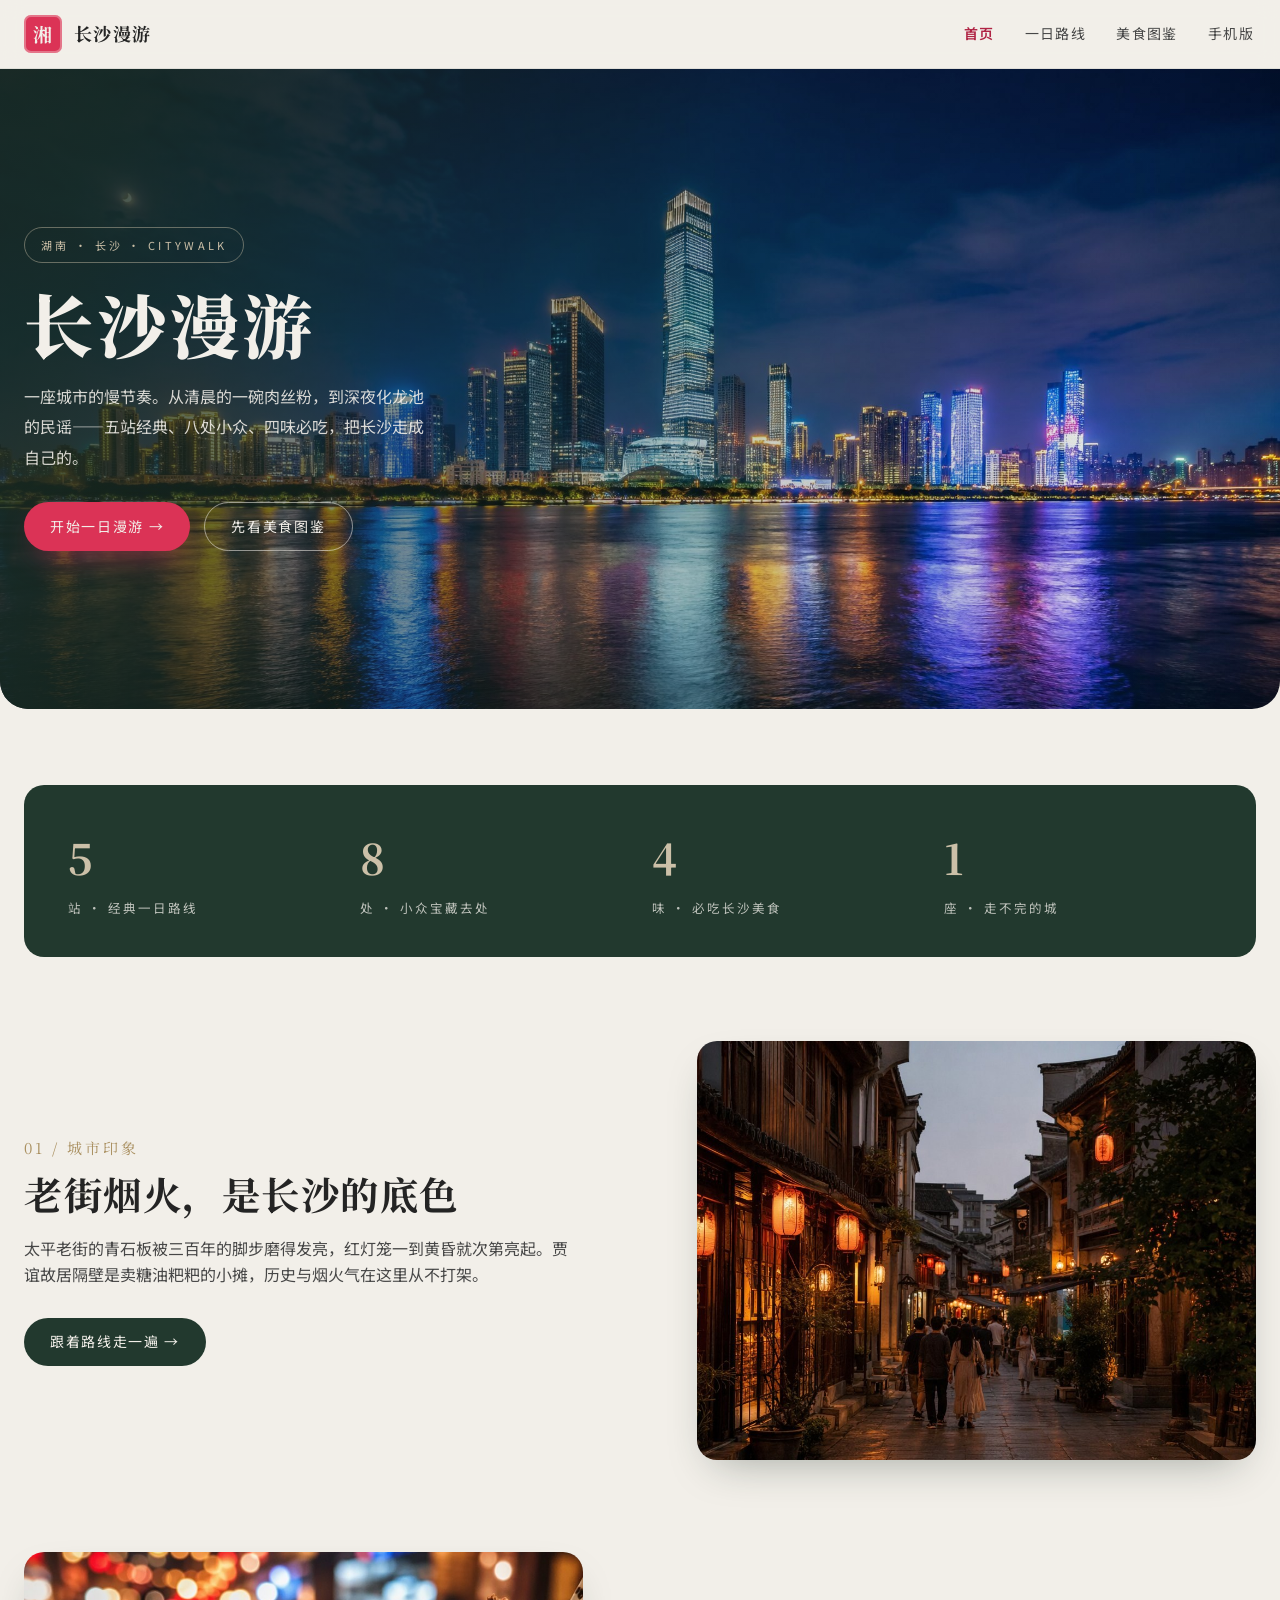
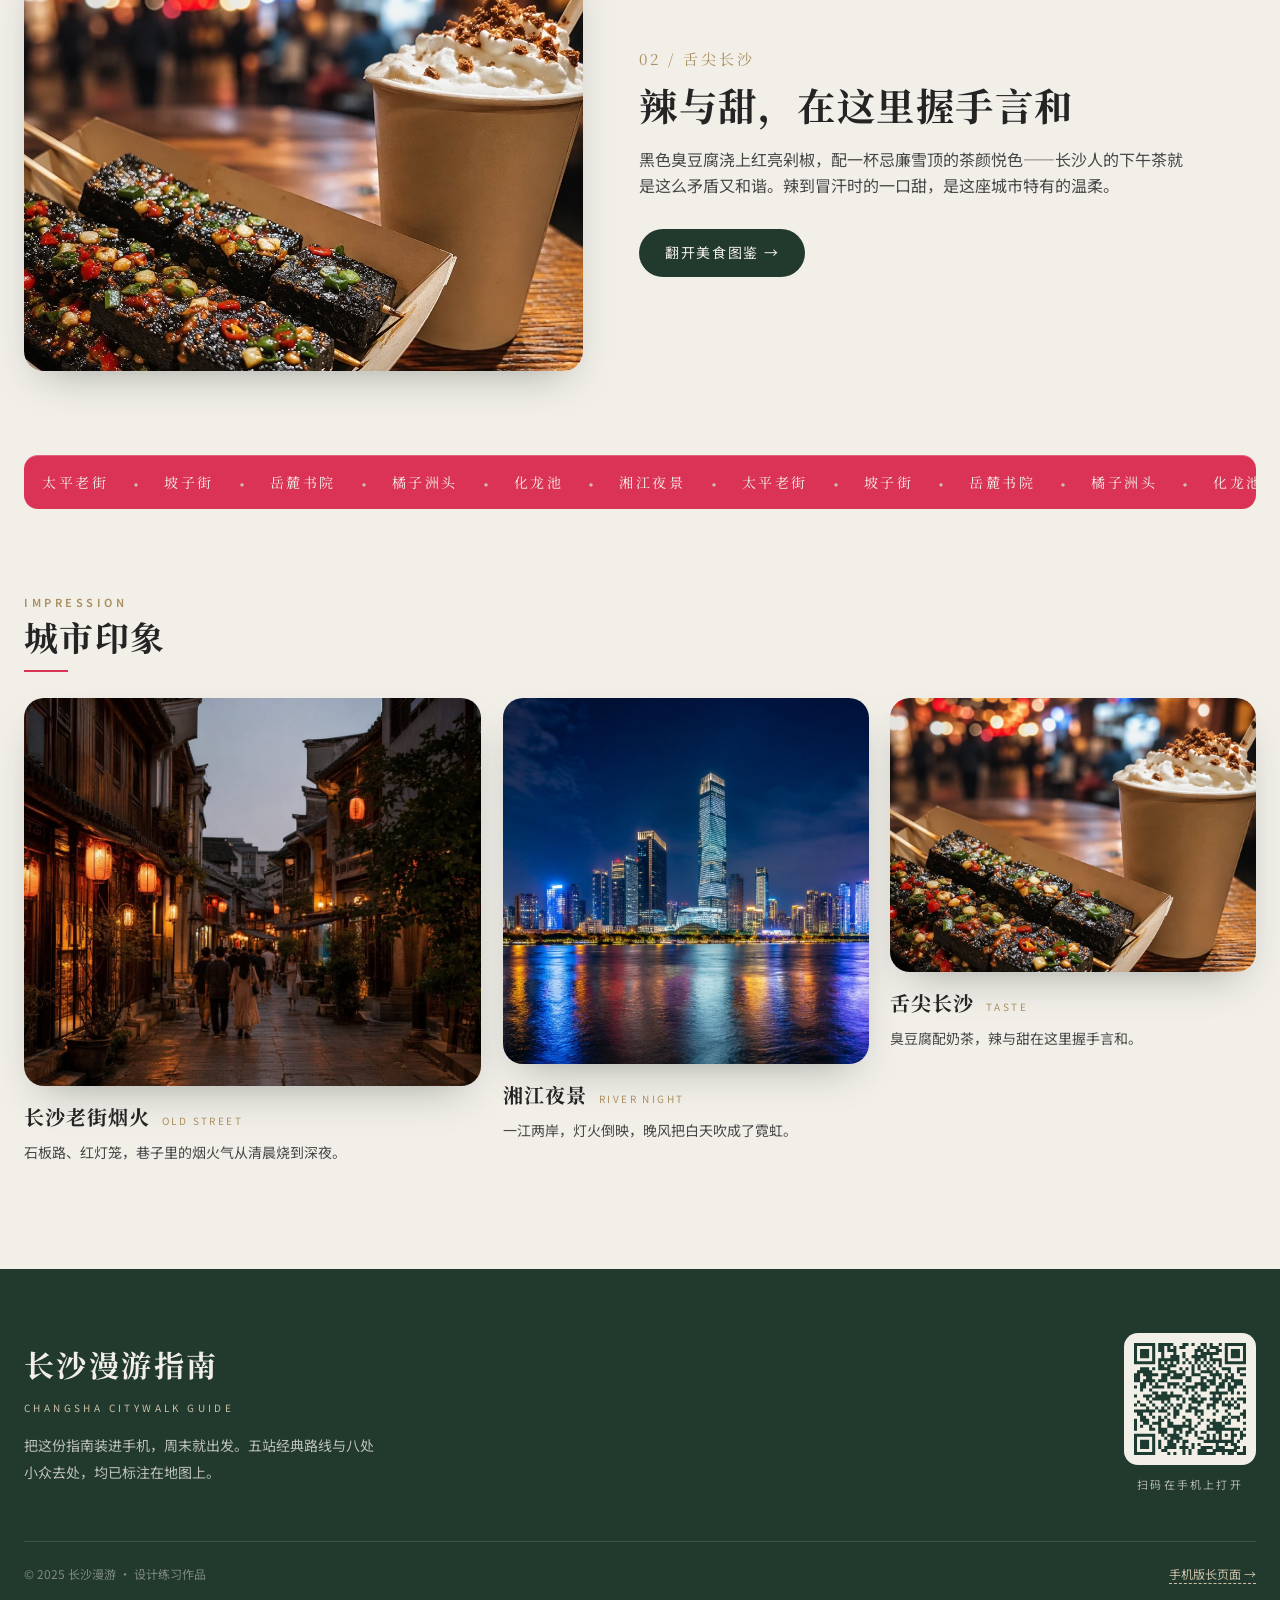
<file: pc.html>
<!DOCTYPE html>
<html lang="zh-CN">
<head>
<meta charset="UTF-8">
<meta name="viewport" content="width=device-width, initial-scale=1">
<title>长沙漫游 · 首页</title>
<link rel="preconnect" href="https://fonts.googleapis.com">
<link rel="preconnect" href="https://fonts.gstatic.com" crossorigin>
<link href="https://fonts.googleapis.com/css2?family=Noto+Serif+SC:wght@600;700;900&family=Noto+Sans+SC:wght@400;500;600&display=swap" rel="stylesheet">
<link rel="icon" href="data:image/svg+xml,%3Csvg xmlns=%27http://www.w3.org/2000/svg%27 viewBox=%270 0 64 64%27%3E%3Crect width=%2764%27 height=%2764%27 rx=%2712%27 fill=%27%23DB3356%27/%3E%3Ctext x=%2732%27 y=%2744%27 font-size=%2734%27 text-anchor=%27middle%27 fill=%27%23F2EFE9%27 font-family=%27serif%27%3E湘%3C/text%3E%3C/svg%3E">
<link rel="stylesheet" href="assets/style.css">
</head>
<body class="pc-body">

<nav class="pc-nav">
  <div class="pc-nav-in">
    <a class="pc-brand" href="pc.html"><span class="seal">湘</span>长沙漫游</a>
    <div class="pc-nav-links">
      <a class="on" href="pc.html">首页</a>
      <a href="route.html">一日路线</a>
      <a href="food.html">美食图鉴</a>
      <a href="index.html">手机版</a>
    </div>
  </div>
</nav>

<header class="pc-hero">
  <img src="assets/hero-wide.jpg" alt="湘江两岸夜景全景">
  <div class="pc-hero-ov">
    <div class="pc-hero-txt">
      <span class="tag reveal">湖南 · 长沙 · CITYWALK</span>
      <h1 class="reveal" style="--d:.08s">长沙漫游</h1>
      <p class="reveal" style="--d:.16s">一座城市的慢节奏。从清晨的一碗肉丝粉，到深夜化龙池的民谣——五站经典、八处小众、四味必吃，把长沙走成自己的。</p>
      <div class="pc-cta reveal" style="--d:.24s">
        <a class="btn btn-fill" href="route.html">开始一日漫游 →</a>
        <a class="btn btn-line" href="food.html">先看美食图鉴</a>
      </div>
    </div>
  </div>
</header>

<main class="pc-wrap">

  <div class="stat-band reveal">
    <div class="st"><b>5</b><span>站 · 经典一日路线</span></div>
    <div class="st"><b>8</b><span>处 · 小众宝藏去处</span></div>
    <div class="st"><b>4</b><span>味 · 必吃长沙美食</span></div>
    <div class="st"><b>1</b><span>座 · 走不完的城</span></div>
  </div>

  <section class="pc-sec">
    <div class="split">
      <div class="reveal">
        <span class="num">01 / 城市印象</span>
        <h2 class="sec-title">老街烟火，是长沙的底色</h2>
        <p class="lede">太平老街的青石板被三百年的脚步磨得发亮，红灯笼一到黄昏就次第亮起。贾谊故居隔壁是卖糖油粑粑的小摊，历史与烟火气在这里从不打架。</p>
        <div class="pc-cta"><a class="btn btn-pine" href="route.html">跟着路线走一遍 →</a></div>
      </div>
      <img class="reveal" style="--d:.12s" src="assets/old-street.jpg" alt="太平老街的红灯笼">
    </div>
  </section>

  <section class="pc-sec">
    <div class="split rev">
      <img class="reveal" src="assets/snack-tea.jpg" alt="臭豆腐与奶茶">
      <div class="reveal" style="--d:.12s">
        <span class="num">02 / 舌尖长沙</span>
        <h2 class="sec-title">辣与甜，在这里握手言和</h2>
        <p class="lede">黑色臭豆腐浇上红亮剁椒，配一杯忌廉雪顶的茶颜悦色——长沙人的下午茶就是这么矛盾又和谐。辣到冒汗时的一口甜，是这座城市特有的温柔。</p>
        <div class="pc-cta"><a class="btn btn-pine" href="food.html">翻开美食图鉴 →</a></div>
      </div>
    </div>
  </section>

  <div class="marquee reveal" aria-hidden="true" style="border-radius:14px;margin-top:76px">
    <div class="marquee-track">
      <span>太平老街</span><i>·</i><span>坡子街</span><i>·</i><span>岳麓书院</span><i>·</i><span>橘子洲头</span><i>·</i><span>化龙池</span><i>·</i><span>湘江夜景</span><i>·</i>
      <span>太平老街</span><i>·</i><span>坡子街</span><i>·</i><span>岳麓书院</span><i>·</i><span>橘子洲头</span><i>·</i><span>化龙池</span><i>·</i><span>湘江夜景</span><i>·</i>
    </div>
  </div>

  <section class="pc-sec">
    <header class="sec-head reveal">
      <p class="sec-en">Impression</p>
      <h2 class="sec-title">城市印象</h2>
      <div class="rule"></div>
    </header>
    <div class="pc-imp">
      <article class="imp-card reveal" style="--d:.05s">
        <img class="imp-img" src="assets/old-street.jpg" alt="长沙老街烟火">
        <div class="imp-cap"><h3>长沙老街烟火</h3><span>Old Street</span></div>
        <p>石板路、红灯笼，巷子里的烟火气从清晨烧到深夜。</p>
      </article>
      <article class="imp-card reveal" style="--d:.14s">
        <img class="imp-img" src="assets/hero-wide.jpg" alt="湘江夜景">
        <div class="imp-cap"><h3>湘江夜景</h3><span>River Night</span></div>
        <p>一江两岸，灯火倒映，晚风把白天吹成了霓虹。</p>
      </article>
      <article class="imp-card reveal" style="--d:.23s">
        <img class="imp-img" src="assets/snack-tea.jpg" alt="舌尖长沙">
        <div class="imp-cap"><h3>舌尖长沙</h3><span>Taste</span></div>
        <p>臭豆腐配奶茶，辣与甜在这里握手言和。</p>
      </article>
    </div>
  </section>

</main>

<footer class="pc-foot">
  <div class="pc-foot-in">
    <div>
      <h2>长沙漫游指南</h2>
      <p class="fen">Changsha Citywalk Guide</p>
      <p style="margin-top:16px;font-size:14px;color:rgba(242,239,233,.75);max-width:44ch;line-height:1.9">把这份指南装进手机，周末就出发。五站经典路线与八处小众去处，均已标注在地图上。</p>
    </div>
    <div>
      <div class="qr"><img src="assets/qr.svg" alt="手机扫码打开"></div>
      <p class="qr-cap">扫码在手机上打开</p>
    </div>
    <div class="copy">
      <span>© 2025 长沙漫游 · 设计练习作品</span>
      <span><a href="index.html">手机版长页面 →</a></span>
    </div>
  </div>
</footer>

<div class="modal" id="modal" role="dialog" aria-modal="true" aria-label="详情" hidden>
  <div class="modal-backdrop" data-close></div>
  <div class="modal-card">
    <button class="modal-close" data-close aria-label="关闭">✕</button>
    <div class="modal-body"></div>
  </div>
</div>

<script src="assets/app.js"></script>
</body>
</html>
</file>
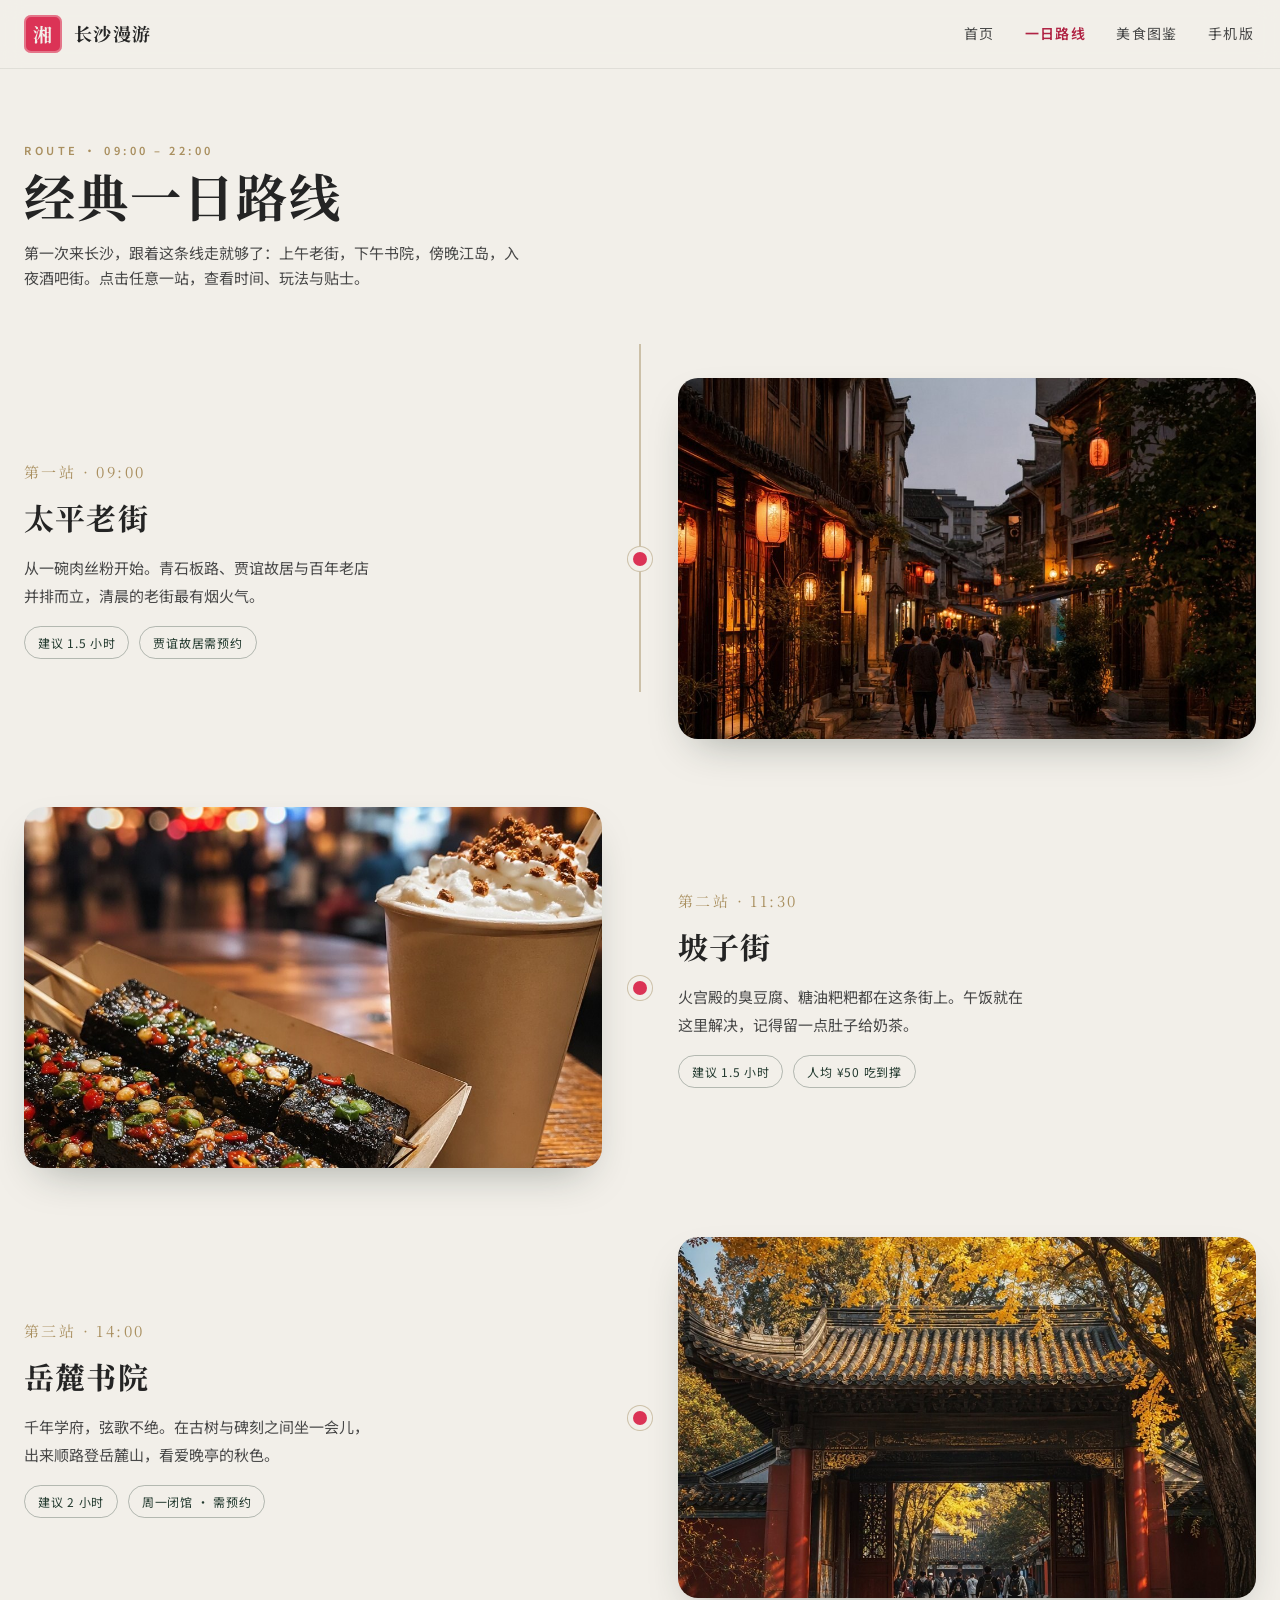
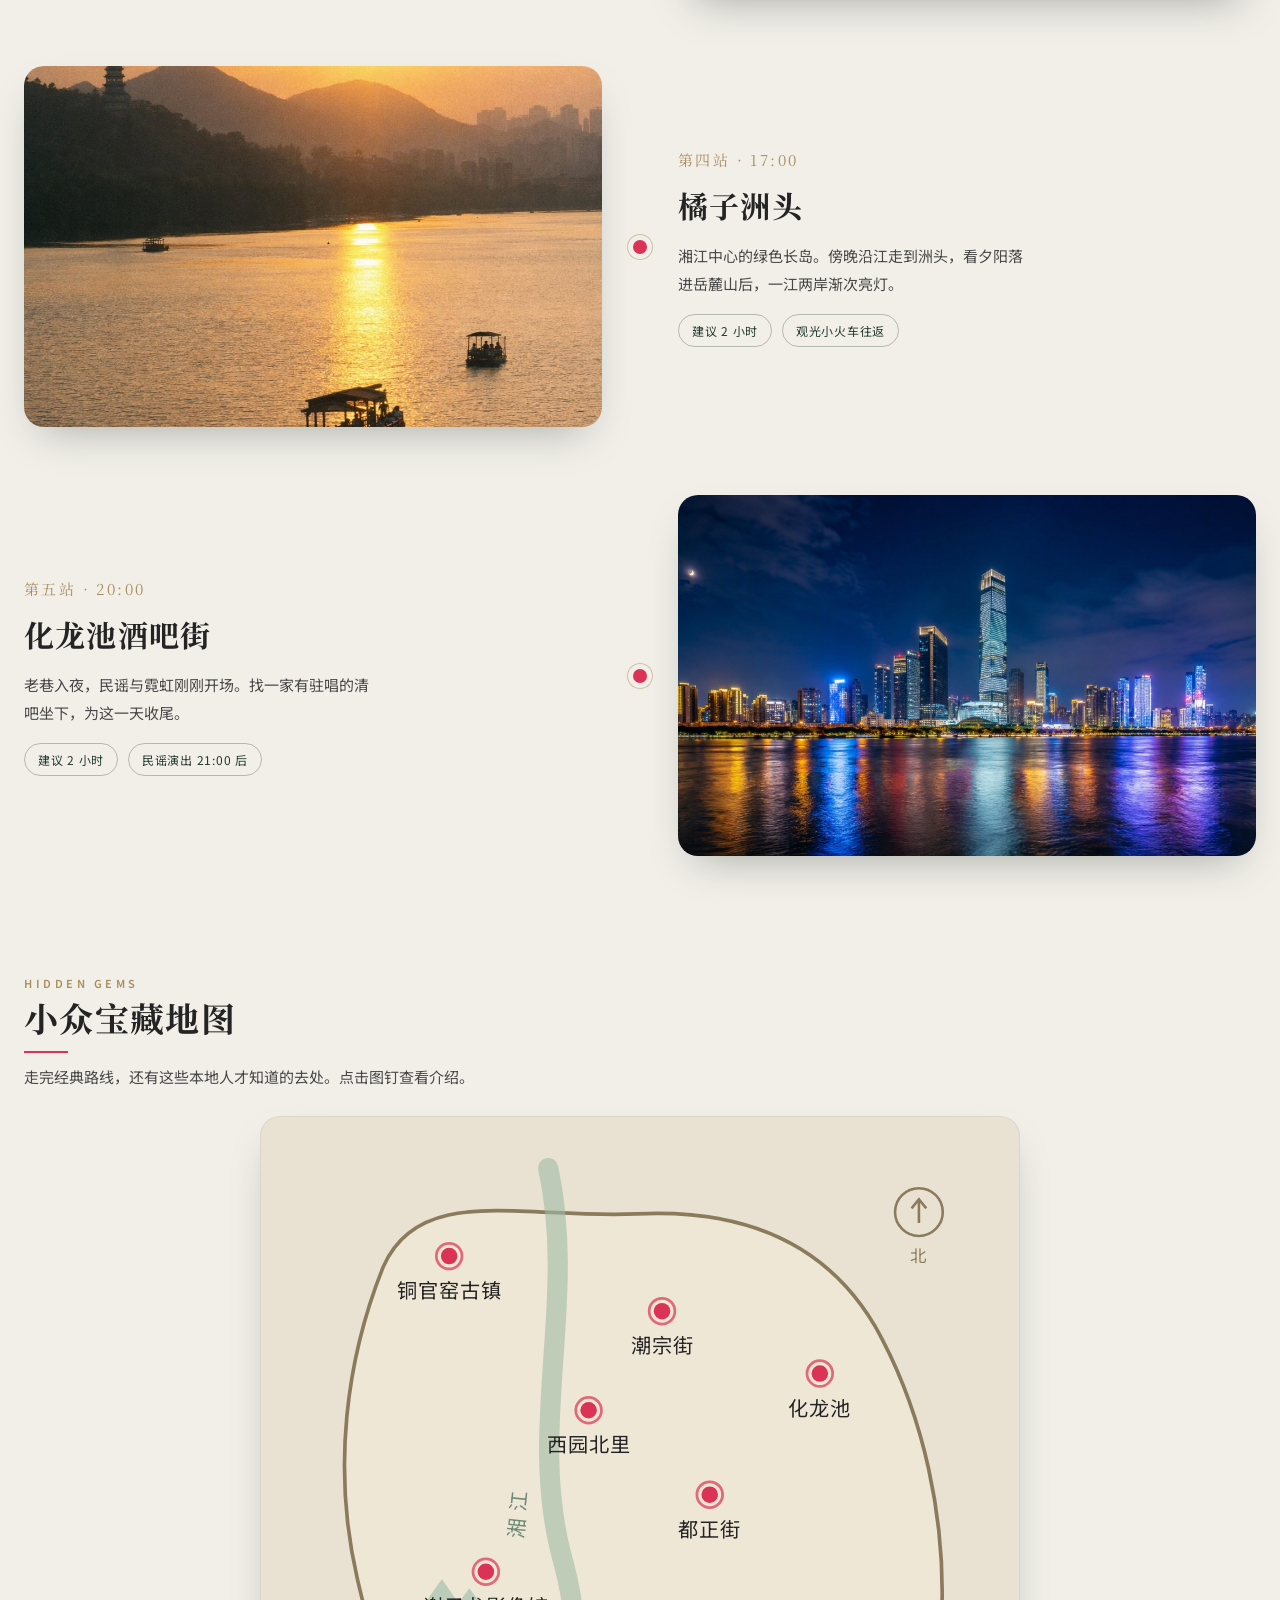
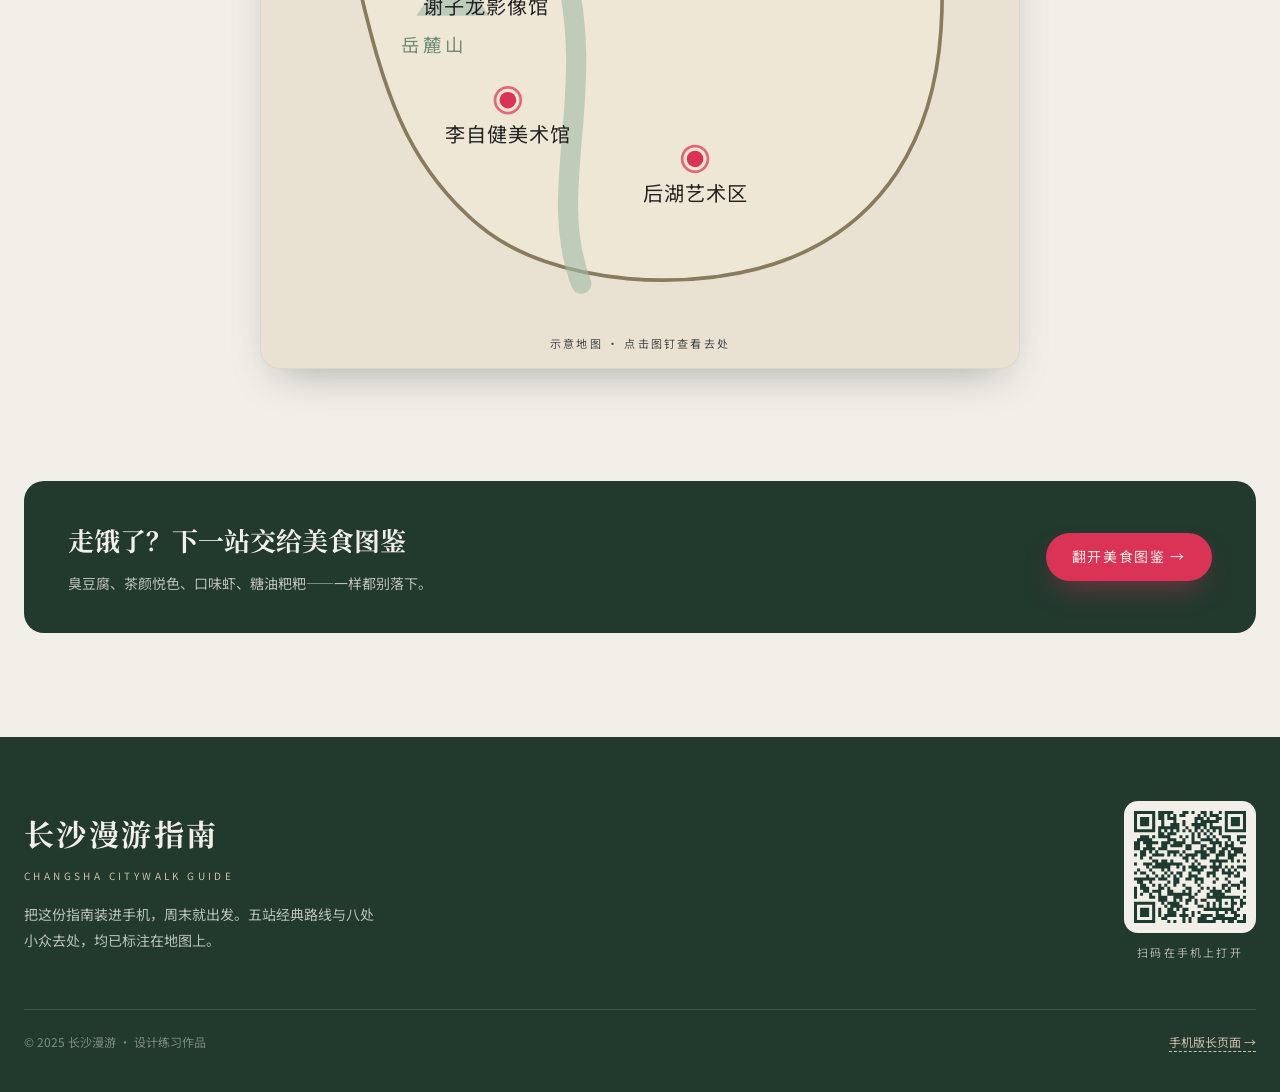
<file: route.html>
<!DOCTYPE html>
<html lang="zh-CN">
<head>
<meta charset="UTF-8">
<meta name="viewport" content="width=device-width, initial-scale=1">
<title>长沙漫游 · 经典一日路线</title>
<link rel="preconnect" href="https://fonts.googleapis.com">
<link rel="preconnect" href="https://fonts.gstatic.com" crossorigin>
<link href="https://fonts.googleapis.com/css2?family=Noto+Serif+SC:wght@600;700;900&family=Noto+Sans+SC:wght@400;500;600&display=swap" rel="stylesheet">
<link rel="icon" href="data:image/svg+xml,%3Csvg xmlns=%27http://www.w3.org/2000/svg%27 viewBox=%270 0 64 64%27%3E%3Crect width=%2764%27 height=%2764%27 rx=%2712%27 fill=%27%23DB3356%27/%3E%3Ctext x=%2732%27 y=%2744%27 font-size=%2734%27 text-anchor=%27middle%27 fill=%27%23F2EFE9%27 font-family=%27serif%27%3E湘%3C/text%3E%3C/svg%3E">
<link rel="stylesheet" href="assets/style.css">
</head>
<body class="pc-body">

<nav class="pc-nav">
  <div class="pc-nav-in">
    <a class="pc-brand" href="pc.html"><span class="seal">湘</span>长沙漫游</a>
    <div class="pc-nav-links">
      <a href="pc.html">首页</a>
      <a class="on" href="route.html">一日路线</a>
      <a href="food.html">美食图鉴</a>
      <a href="index.html">手机版</a>
    </div>
  </div>
</nav>

<main class="pc-wrap">

  <header class="page-head">
    <p class="sec-en reveal">Route · 09:00 – 22:00</p>
    <h1 class="sec-title reveal" style="--d:.08s;font-size:clamp(34px,4vw,54px)">经典一日路线</h1>
    <p class="lede reveal" style="--d:.16s;margin-top:14px">第一次来长沙，跟着这条线走就够了：上午老街，下午书院，傍晚江岛，入夜酒吧街。点击任意一站，查看时间、玩法与贴士。</p>
  </header>

  <div class="tl">
    <svg class="tl-line" aria-hidden="true"><path d=""/></svg>

    <article class="tl-item reveal" data-key="taiping" role="button" tabindex="0" aria-label="查看太平老街详情" style="cursor:pointer">
      <img class="tl-img" src="assets/old-street.jpg" alt="太平老街">
      <div class="tl-txt">
        <span class="t">第一站 · 09:00</span>
        <h3>太平老街</h3>
        <p>从一碗肉丝粉开始。青石板路、贾谊故居与百年老店并排而立，清晨的老街最有烟火气。</p>
        <div class="tl-tags"><span>建议 1.5 小时</span><span>贾谊故居需预约</span></div>
      </div>
    </article>

    <article class="tl-item reveal" data-key="pozi" role="button" tabindex="0" aria-label="查看坡子街详情" style="cursor:pointer">
      <img class="tl-img" src="assets/snack-tea.jpg" alt="坡子街小吃">
      <div class="tl-txt">
        <span class="t">第二站 · 11:30</span>
        <h3>坡子街</h3>
        <p>火宫殿的臭豆腐、糖油粑粑都在这条街上。午饭就在这里解决，记得留一点肚子给奶茶。</p>
        <div class="tl-tags"><span>建议 1.5 小时</span><span>人均 ¥50 吃到撑</span></div>
      </div>
    </article>

    <article class="tl-item reveal" data-key="yuelu" role="button" tabindex="0" aria-label="查看岳麓书院详情" style="cursor:pointer">
      <img class="tl-img" src="assets/academy.jpg" alt="岳麓书院">
      <div class="tl-txt">
        <span class="t">第三站 · 14:00</span>
        <h3>岳麓书院</h3>
        <p>千年学府，弦歌不绝。在古树与碑刻之间坐一会儿，出来顺路登岳麓山，看爱晚亭的秋色。</p>
        <div class="tl-tags"><span>建议 2 小时</span><span>周一闭馆 · 需预约</span></div>
      </div>
    </article>

    <article class="tl-item reveal" data-key="juzizhou" role="button" tabindex="0" aria-label="查看橘子洲头详情" style="cursor:pointer">
      <img class="tl-img" src="assets/hero-sunset.jpg" alt="橘子洲头日落">
      <div class="tl-txt">
        <span class="t">第四站 · 17:00</span>
        <h3>橘子洲头</h3>
        <p>湘江中心的绿色长岛。傍晚沿江走到洲头，看夕阳落进岳麓山后，一江两岸渐次亮灯。</p>
        <div class="tl-tags"><span>建议 2 小时</span><span>观光小火车往返</span></div>
      </div>
    </article>

    <article class="tl-item reveal" data-key="bar" role="button" tabindex="0" aria-label="查看化龙池酒吧街详情" style="cursor:pointer">
      <img class="tl-img" src="assets/hero-wide.jpg" alt="化龙池夜色">
      <div class="tl-txt">
        <span class="t">第五站 · 20:00</span>
        <h3>化龙池酒吧街</h3>
        <p>老巷入夜，民谣与霓虹刚刚开场。找一家有驻唱的清吧坐下，为这一天收尾。</p>
        <div class="tl-tags"><span>建议 2 小时</span><span>民谣演出 21:00 后</span></div>
      </div>
    </article>
  </div>

  <section class="pc-sec" id="map">
    <header class="sec-head reveal">
      <p class="sec-en">Hidden Gems</p>
      <h2 class="sec-title">小众宝藏地图</h2>
      <div class="rule"></div>
      <p class="lede" style="margin-top:12px">走完经典路线，还有这些本地人才知道的去处。点击图钉查看介绍。</p>
    </header>
    <div class="map-panel reveal" style="max-width:760px;margin:0 auto">
      <svg class="map-svg" viewBox="0 0 400 430" role="group" aria-label="长沙小众去处示意地图">
        <path d="M60 72 C40 122 32 182 46 242 C60 302 72 342 112 376 C152 410 232 414 282 394 C332 374 360 330 364 270 C368 210 354 150 328 104 C302 60 258 40 198 43 C138 46 80 26 60 72 Z"
              fill="#EFE7D6" stroke="#8A7B5C" stroke-width="2" stroke-linejoin="round"/>
        <path d="M150 18 C166 92 138 160 158 232 C178 304 148 356 168 408"
              fill="none" stroke="#9FBBA6" stroke-width="11" stroke-linecap="round" opacity=".6"/>
        <text x="136" y="220" font-size="11" fill="#6E8B76" letter-spacing="4" transform="rotate(-84 136 220)">湘江</text>
        <path d="M78 262 l14 -20 l14 20 z M96 262 l11 -15 l11 15 z" fill="#B0C6B3" opacity=".8"/>
        <text x="70" y="282" font-size="10" fill="#6E8B76" letter-spacing="2">岳麓山</text>
        <g transform="translate(352,42)">
          <circle r="13" fill="none" stroke="#8A7B5C" stroke-width="1.4"/>
          <path d="M0 6 L0 -7 M-4 -2 L0 -7 L4 -2" stroke="#8A7B5C" stroke-width="1.4" fill="none"/>
          <text y="27" font-size="9" fill="#8A7B5C" text-anchor="middle">北</text>
        </g>
        <g class="map-pin" data-key="tongguan" role="button" tabindex="0" aria-label="铜官窑古镇" transform="translate(96,66)">
          <circle class="halo" r="11" fill="none"/><circle class="ring" r="7"/><circle class="dot" r="4.5"/>
          <text y="23" text-anchor="middle">铜官窑古镇</text>
        </g>
        <g class="map-pin" data-key="chaozong" role="button" tabindex="0" aria-label="潮宗街" transform="translate(212,96)">
          <circle class="halo" r="11" fill="none"/><circle class="ring" r="7"/><circle class="dot" r="4.5"/>
          <text y="23" text-anchor="middle">潮宗街</text>
        </g>
        <g class="map-pin" data-key="hualong" role="button" tabindex="0" aria-label="化龙池" transform="translate(298,130)">
          <circle class="halo" r="11" fill="none"/><circle class="ring" r="7"/><circle class="dot" r="4.5"/>
          <text y="23" text-anchor="middle">化龙池</text>
        </g>
        <g class="map-pin" data-key="xiyuan" role="button" tabindex="0" aria-label="西园北里" transform="translate(172,150)">
          <circle class="halo" r="11" fill="none"/><circle class="ring" r="7"/><circle class="dot" r="4.5"/>
          <text y="23" text-anchor="middle">西园北里</text>
        </g>
        <g class="map-pin" data-key="duzheng" role="button" tabindex="0" aria-label="都正街" transform="translate(238,196)">
          <circle class="halo" r="11" fill="none"/><circle class="ring" r="7"/><circle class="dot" r="4.5"/>
          <text y="23" text-anchor="middle">都正街</text>
        </g>
        <g class="map-pin" data-key="xiezilong" role="button" tabindex="0" aria-label="谢子龙影像艺术馆" transform="translate(116,238)">
          <circle class="halo" r="11" fill="none"/><circle class="ring" r="7"/><circle class="dot" r="4.5"/>
          <text y="23" text-anchor="middle">谢子龙影像馆</text>
        </g>
        <g class="map-pin" data-key="lizijian" role="button" tabindex="0" aria-label="李自健美术馆" transform="translate(128,308)">
          <circle class="halo" r="11" fill="none"/><circle class="ring" r="7"/><circle class="dot" r="4.5"/>
          <text y="23" text-anchor="middle">李自健美术馆</text>
        </g>
        <g class="map-pin" data-key="houhu" role="button" tabindex="0" aria-label="后湖国际艺术区" transform="translate(230,340)">
          <circle class="halo" r="11" fill="none"/><circle class="ring" r="7"/><circle class="dot" r="4.5"/>
          <text y="23" text-anchor="middle">后湖艺术区</text>
        </g>
      </svg>
      <p class="map-hint">示意地图 · 点击图钉查看去处</p>
    </div>
  </section>

  <section class="pc-sec" style="padding-bottom:8px">
    <div class="stat-band reveal" style="margin-top:20px;grid-template-columns:1fr auto;align-items:center">
      <div>
        <h2 style="font-family:var(--serif);font-size:26px">走饿了？下一站交给美食图鉴</h2>
        <p style="margin-top:10px;font-size:14px;color:rgba(242,239,233,.75)">臭豆腐、茶颜悦色、口味虾、糖油粑粑——一样都别落下。</p>
      </div>
      <a class="btn btn-fill" href="food.html">翻开美食图鉴 →</a>
    </div>
  </section>

</main>

<footer class="pc-foot">
  <div class="pc-foot-in">
    <div>
      <h2>长沙漫游指南</h2>
      <p class="fen">Changsha Citywalk Guide</p>
      <p style="margin-top:16px;font-size:14px;color:rgba(242,239,233,.75);max-width:44ch;line-height:1.9">把这份指南装进手机，周末就出发。五站经典路线与八处小众去处，均已标注在地图上。</p>
    </div>
    <div>
      <div class="qr"><img src="assets/qr.svg" alt="手机扫码打开"></div>
      <p class="qr-cap">扫码在手机上打开</p>
    </div>
    <div class="copy">
      <span>© 2025 长沙漫游 · 设计练习作品</span>
      <span><a href="index.html">手机版长页面 →</a></span>
    </div>
  </div>
</footer>

<div class="modal" id="modal" role="dialog" aria-modal="true" aria-label="详情" hidden>
  <div class="modal-backdrop" data-close></div>
  <div class="modal-card">
    <button class="modal-close" data-close aria-label="关闭">✕</button>
    <div class="modal-body"></div>
  </div>
</div>

<script src="assets/app.js"></script>
</body>
</html>
</file>
<file: assets/style.css>
/* ============================================================
   长沙漫游 · CHANGSHA CITYWALK
   设计系统：旧纸米白 / 墨绿松烟 / 朱砂点缀 / 哑光金
   ============================================================ */
:root{
  --paper:#F2EFE9;
  --beige:#DFD7C8;
  --beige-2:#E9E2D2;
  --sage:#B0C6B3;
  --ink:#242424;
  --ink-2:#474747;
  --pine:#22392E;
  --pine-2:#1B2E25;
  --crimson:#DB3356;
  --crimson-d:#B02344;
  --gold:#CCC0A8;
  --gold-d:#A98F5F;
  --serif:'Noto Serif SC','Songti SC','SimSun',serif;
  --sans:'Noto Sans SC',-apple-system,'PingFang SC','Microsoft YaHei',sans-serif;
  --r-lg:20px; --r-md:14px;
  --shadow:0 18px 44px -18px rgba(27,46,37,.38);
  --ease:cubic-bezier(.16,1,.3,1);
}
*,*::before,*::after{box-sizing:border-box;margin:0;padding:0}
html{scroll-behavior:smooth;-webkit-text-size-adjust:100%}
body{
  font-family:var(--sans);
  background:var(--paper);
  color:var(--ink);
  font-size:16px;line-height:1.65;
  min-height:100dvh;
  -webkit-font-smoothing:antialiased;
}
::selection{background:var(--ink);color:var(--paper)}
::-webkit-scrollbar{width:6px;height:6px}
::-webkit-scrollbar-track{background:transparent}
::-webkit-scrollbar-thumb{background:rgba(36,36,36,.28);border-radius:10px}
img{display:block;max-width:100%}
a{color:inherit;text-decoration:none}
button{font:inherit;color:inherit;background:none;border:0;cursor:pointer}
:focus{outline:none}
:focus-visible{outline:2px solid var(--crimson);outline-offset:3px;border-radius:4px}

/* ---------- 通用排版 ---------- */
.sec-en{
  font-size:11px;letter-spacing:.32em;text-transform:uppercase;
  color:var(--gold-d);font-weight:600;margin-bottom:6px;
}
.sec-title{
  font-family:var(--serif);font-weight:700;
  font-size:clamp(26px,6vw,34px);line-height:1.2;letter-spacing:.04em;
}
.sec-head{margin-bottom:26px}
.sec-head .rule{width:44px;height:2px;background:var(--crimson);margin-top:12px}
.lede{color:var(--ink-2);font-size:15px;max-width:62ch}

/* ---------- 印章（签名细节） ---------- */
.seal{
  width:46px;height:46px;flex:none;border-radius:8px;
  background:var(--crimson);color:var(--paper);
  display:grid;place-items:center;
  font-family:var(--serif);font-size:23px;font-weight:700;
  box-shadow:inset 0 0 0 2px rgba(242,239,233,.35);
  user-select:none;
}

/* ---------- 滚动显现（移动动画） ---------- */
.reveal{
  opacity:0;transform:translateY(26px);filter:blur(10px);
  transition:opacity .8s ease,transform .8s var(--ease),filter .8s ease;
  transition-delay:var(--d,0s);
  will-change:opacity,transform,filter;
}
.reveal.is-visible{opacity:1;transform:translateY(0);filter:blur(0)}

/* ---------- 页面载入 ---------- */
body.preload{opacity:0}
body.page-loaded{opacity:1;transition:opacity .8s ease}

/* ============================================================
   手机长页面（index.html）
   ============================================================ */
.m-body{background:var(--pine-2)}
.shell{
  max-width:480px;margin:0 auto;background:var(--paper);
  min-height:100dvh;position:relative;
  box-shadow:0 0 80px rgba(0,0,0,.45);
  overflow:clip;
}

/* Hero */
.m-hero{position:relative}
.m-hero-img{height:60dvh;min-height:420px;width:100%;object-fit:cover}
.m-hero-band{
  background:var(--pine);color:var(--paper);
  padding:34px 24px 44px;position:relative;
}
.m-hero-band::before{
  content:"";position:absolute;left:0;right:0;top:-28px;height:28px;
  background:linear-gradient(transparent,rgba(27,46,37,.55));
}
.m-hero-tag{
  display:inline-flex;align-items:center;gap:8px;
  font-size:11px;letter-spacing:.28em;color:var(--gold);
  border:1px solid rgba(204,192,168,.4);border-radius:999px;
  padding:7px 14px;margin-bottom:18px;
}
.m-hero-title{
  font-family:var(--serif);font-weight:900;
  font-size:clamp(44px,13vw,58px);letter-spacing:.06em;line-height:1.1;
}
.m-hero-en{
  margin-top:10px;font-size:12px;letter-spacing:.34em;color:var(--gold);
  text-transform:uppercase;
}
.m-hero-sub{
  margin-top:16px;font-size:15px;color:rgba(242,239,233,.85);line-height:1.8;
}
.m-hero-seal{position:absolute;right:22px;top:-23px}
.m-scroll-hint{
  margin-top:26px;display:flex;align-items:center;gap:10px;
  font-size:11px;letter-spacing:.3em;color:rgba(242,239,233,.65);
}
.m-scroll-hint .arrow{
  width:20px;height:20px;animation:bob 1.6s ease-in-out infinite;
}
@keyframes bob{0%,100%{transform:translateY(0)}50%{transform:translateY(7px)}}

/* 走马灯 */
.marquee{
  overflow:hidden;background:var(--crimson);color:var(--paper);
  padding:12px 0;border-top:1px solid rgba(242,239,233,.25);
}
.marquee-track{
  display:inline-flex;gap:0;white-space:nowrap;will-change:transform;
  animation:marquee 22s linear infinite;
}
.marquee:hover .marquee-track{animation-play-state:paused}
.marquee-track span{
  font-family:var(--serif);font-size:14px;letter-spacing:.18em;padding:0 18px;
}
.marquee-track i{font-style:normal;color:var(--gold);padding:0 2px}
@keyframes marquee{from{transform:translateX(0)}to{transform:translateX(-50%)}}

/* 手机区块 */
.m-sec{padding:54px 22px 10px}
.m-sec-last{padding-bottom:56px}

/* 城市印象 */
.imp-card{margin-bottom:30px}
.imp-card:nth-child(odd){margin-right:26px}
.imp-card:nth-child(even){margin-left:26px}
.imp-img{border-radius:var(--r-lg);width:100%;aspect-ratio:4/3;object-fit:cover;box-shadow:var(--shadow)}
.imp-card:nth-child(even) .imp-img{aspect-ratio:1/1}
.imp-cap{display:flex;align-items:baseline;gap:12px;margin-top:14px}
.imp-cap h3{font-family:var(--serif);font-size:20px;letter-spacing:.05em}
.imp-cap span{font-size:10px;letter-spacing:.24em;color:var(--gold-d);text-transform:uppercase}
.imp-card p{margin-top:8px;font-size:14px;color:var(--ink-2)}

/* 一日路线 · 时间线 */
.route-list{position:relative;padding-left:34px}
.route-rail{position:absolute;left:11px;top:6px;bottom:6px;width:2px;overflow:visible}
.route-rail path{stroke:var(--gold);stroke-width:2;fill:none;stroke-linecap:round}
.stop{position:relative;padding:0 0 34px;cursor:pointer}
.stop:last-child{padding-bottom:6px}
.stop::before{
  content:"";position:absolute;left:-29px;top:8px;
  width:12px;height:12px;border-radius:50%;
  background:var(--crimson);box-shadow:0 0 0 4px var(--paper),0 0 0 5px var(--gold);
}
.stop-time{font-family:var(--serif);font-size:13px;color:var(--gold-d);letter-spacing:.12em}
.stop-row{display:flex;gap:14px;align-items:flex-start;margin-top:6px}
.stop-info{flex:1}
.stop-info h3{font-family:var(--serif);font-size:19px;letter-spacing:.04em}
.stop-info p{font-size:13px;color:var(--ink-2);margin-top:4px}
.stop-thumb{width:86px;height:86px;flex:none;border-radius:var(--r-md);object-fit:cover;box-shadow:var(--shadow)}
.stop:active .stop-info h3{color:var(--crimson-d)}
.stop-more{font-size:11px;letter-spacing:.14em;color:var(--crimson);margin-top:8px;display:inline-block}

/* 小众宝藏地图 */
.map-panel{
  background:var(--beige-2);border-radius:var(--r-lg);
  padding:18px 12px 12px;box-shadow:var(--shadow);
  border:1px solid rgba(36,36,36,.06);
}
.map-svg{width:100%;height:auto;display:block}
.map-hint{
  text-align:center;font-size:11px;letter-spacing:.2em;color:var(--ink-2);
  padding:10px 0 4px;
}
.map-pin{cursor:pointer}
.map-pin .dot{fill:var(--crimson)}
.map-pin .ring{fill:none;stroke:var(--crimson);stroke-width:1.5;opacity:.7;transform-box:fill-box;transform-origin:center;animation:ping 2.2s ease-out infinite}
.map-pin text{font-family:var(--sans);font-size:11px;fill:var(--ink);letter-spacing:.05em}
.map-pin:focus-visible{outline:none}
.map-pin:focus-visible .halo{stroke:var(--crimson-d);stroke-width:2.5}
.map-pin .halo{fill:#000;fill-opacity:0;r:16px}
@keyframes ping{0%{transform:scale(.5);opacity:.8}80%,100%{transform:scale(2.1);opacity:0}}

/* 美食图鉴 */
.food-grid{display:grid;grid-template-columns:1fr 1fr;gap:16px}
.food-card{
  background:#FBF9F4;border-radius:var(--r-md);overflow:hidden;
  box-shadow:var(--shadow);text-align:left;cursor:pointer;
  transition:transform .35s var(--ease);
}
.food-card:hover{transform:translateY(-4px)}
.food-card:active{transform:scale(.97)}
.food-card img{width:100%;aspect-ratio:1/1;object-fit:cover}
.food-card .fc-body{padding:12px 13px 14px}
.food-card h3{font-family:var(--serif);font-size:16px}
.food-card span{font-size:10px;letter-spacing:.2em;color:var(--gold-d);text-transform:uppercase}
.food-card p{font-size:12px;color:var(--ink-2);margin-top:6px}

/* 实用信息 · 选项卡 */
.tabs{margin-top:6px}
.tab-bar{
  display:flex;position:relative;background:var(--beige-2);
  border-radius:12px;padding:4px;
}
.tab-btn{
  flex:1;min-height:44px;position:relative;z-index:1;
  font-size:14px;letter-spacing:.12em;color:var(--ink-2);
  transition:color .25s ease;
}
.tab-btn[aria-selected="true"]{color:var(--paper)}
.tab-ink{
  position:absolute;top:4px;bottom:4px;left:4px;width:calc((100% - 8px)/3);
  background:var(--pine);border-radius:9px;
  transition:transform .35s var(--ease);
}
.tab-panel{padding:20px 4px 6px}
.tab-panel[hidden]{display:none}
.tip-item{display:flex;gap:14px;padding:13px 0;border-bottom:1px dashed rgba(36,36,36,.18)}
.tip-item:last-child{border-bottom:0}
.tip-ic{
  width:40px;height:40px;flex:none;border-radius:10px;
  background:var(--pine);color:var(--gold);
  display:grid;place-items:center;
}
.tip-item h4{font-size:14.5px;font-weight:600}
.tip-item p{font-size:13px;color:var(--ink-2);margin-top:3px}

/* 页脚 */
.m-footer{
  background:var(--pine);color:var(--paper);
  padding:48px 24px 42px;text-align:center;
}
.m-footer .seal{margin:0 auto 18px}
.m-footer h2{font-family:var(--serif);font-size:26px;letter-spacing:.1em}
.m-footer .fen{font-size:10px;letter-spacing:.34em;color:var(--gold);margin-top:8px;text-transform:uppercase}
.m-footer .qr{
  width:128px;height:128px;margin:24px auto 12px;background:var(--paper);
  padding:10px;border-radius:14px;
}
.m-footer .qr img{width:100%;height:100%}
.m-footer .qr-cap{font-size:11px;letter-spacing:.22em;color:rgba(242,239,233,.7)}
.m-footer .copy{margin-top:26px;font-size:11px;color:rgba(242,239,233,.45);letter-spacing:.08em}
.m-footer .pclink{
  display:inline-block;margin-top:14px;font-size:12px;color:var(--gold);
  text-decoration:underline;text-decoration-style:dashed;text-underline-offset:4px;
  padding:6px 4px;
}
.m-footer .pclink:hover{color:var(--paper)}

/* 回到顶部 */
.to-top{
  position:fixed;bottom:22px;right:max(18px,calc(50vw - 240px + 18px));
  width:46px;height:46px;border-radius:50%;
  background:var(--pine);color:var(--gold);
  display:grid;place-items:center;box-shadow:var(--shadow);
  opacity:0;pointer-events:none;transform:translateY(12px);
  transition:opacity .3s ease,transform .3s var(--ease),background .25s ease;
  z-index:40;
}
.to-top.show{opacity:1;pointer-events:auto;transform:translateY(0)}
.to-top:hover{background:var(--crimson);color:var(--paper)}

/* ============================================================
   自适应模态弹窗：手机=底部弹层 / 桌面=居中卡片
   ============================================================ */
.modal{position:fixed;inset:0;z-index:60;display:grid}
.modal[hidden]{display:none}
.modal-backdrop{
  position:absolute;inset:0;background:rgba(27,46,37,.55);
  opacity:0;transition:opacity .25s ease;
  backdrop-filter:blur(3px);
}
.modal-card{
  position:relative;background:var(--paper);color:var(--ink);
  align-self:end;width:100%;max-height:86dvh;overflow-y:auto;
  border-radius:24px 24px 0 0;padding:26px 24px 34px;
  transform:translateY(100%);
  transition:transform .38s var(--ease);
  box-shadow:0 -18px 60px rgba(0,0,0,.35);
}
.modal-card::before{
  content:"";display:block;width:42px;height:4px;border-radius:99px;
  background:var(--beige);margin:0 auto 18px;
}
.modal.open .modal-backdrop{opacity:1}
.modal.open .modal-card{transform:translateY(0)}
.modal-close{
  position:absolute;top:14px;right:14px;width:44px;height:44px;
  border-radius:50%;background:var(--beige-2);color:var(--ink);
  font-size:18px;display:grid;place-items:center;
  transition:background .25s ease,transform .25s var(--ease);
}
.modal-close:hover{background:var(--crimson);color:var(--paper);transform:rotate(90deg)}
.modal-kicker{font-size:10px;letter-spacing:.3em;color:var(--gold-d);text-transform:uppercase}
.modal-title{font-family:var(--serif);font-size:24px;margin-top:6px;letter-spacing:.04em}
.modal-img{width:100%;aspect-ratio:16/9;object-fit:cover;border-radius:var(--r-md);margin:16px 0}
.modal-desc{font-size:14.5px;color:var(--ink-2);line-height:1.8}
.modal-meta{
  display:flex;gap:10px;flex-wrap:wrap;margin-top:18px;
}
.modal-meta .chip{
  font-size:12px;letter-spacing:.06em;color:var(--pine);
  border:1px solid rgba(34,57,46,.35);border-radius:999px;padding:7px 13px;
}
.modal-meta .chip b{color:var(--crimson-d);font-weight:600}
@media(min-width:768px){
  .modal{place-items:center}
  .modal-card{
    align-self:auto;width:min(560px,92vw);max-height:84dvh;
    border-radius:22px;padding:34px 36px 40px;
    transform:translateY(18px) scale(.95);opacity:0;
    transition:transform .32s var(--ease),opacity .25s ease;
  }
  .modal-card::before{display:none}
  .modal.open .modal-card{transform:translateY(0) scale(1);opacity:1}
}

/* ============================================================
   PC 页面（pc / route / food）
   ============================================================ */
.pc-body{background:var(--paper)}
.pc-nav{
  position:sticky;top:0;z-index:50;
  background:rgba(242,239,233,.88);backdrop-filter:blur(10px);
  border-bottom:1px solid rgba(36,36,36,.08);
}
.pc-nav-in{
  max-width:1392px;margin:0 auto;padding:0 24px;
  height:68px;display:flex;align-items:center;gap:34px;
}
.pc-brand{display:flex;align-items:center;gap:12px;font-family:var(--serif);font-weight:700;font-size:18px;letter-spacing:.08em}
.pc-brand .seal{width:38px;height:38px;font-size:19px;border-radius:7px}
.pc-nav-links{display:flex;gap:26px;margin-left:auto}
.pc-nav-links a{
  font-size:14px;letter-spacing:.1em;color:var(--ink-2);padding:8px 2px;
  text-decoration:underline;text-decoration-color:transparent;text-underline-offset:6px;
  transition:color .25s ease,text-decoration-color .25s ease;
}
.pc-nav-links a:hover{color:var(--ink);text-decoration-color:var(--ink);text-decoration-style:dashed}
.pc-nav-links a.on{color:var(--crimson-d);font-weight:600}
.pc-wrap{max-width:1392px;margin:0 auto;padding:0 24px}

.pc-hero{position:relative;border-radius:0 0 28px 28px;overflow:hidden}
.pc-hero img{width:100%;height:min(72dvh,640px);object-fit:cover}
.pc-hero-ov{
  position:absolute;inset:0;
  background:linear-gradient(100deg,rgba(27,46,37,.82) 8%,rgba(27,46,37,.25) 55%,transparent);
  display:flex;align-items:center;
}
.pc-hero-txt{padding:0 24px;max-width:1392px;margin:0 auto;width:100%;color:var(--paper)}
.pc-hero-txt .tag{
  display:inline-block;font-size:11px;letter-spacing:.3em;color:var(--gold);
  border:1px solid rgba(204,192,168,.45);border-radius:999px;padding:8px 16px;margin-bottom:22px;
}
.pc-hero-txt h1{font-family:var(--serif);font-weight:900;font-size:clamp(42px,5.4vw,74px);letter-spacing:.06em;line-height:1.12}
.pc-hero-txt p{margin-top:18px;font-size:16px;color:rgba(242,239,233,.88);max-width:46ch;line-height:1.9}
.pc-cta{display:flex;gap:14px;margin-top:30px;flex-wrap:wrap}
.btn{
  display:inline-flex;align-items:center;gap:9px;min-height:48px;
  padding:12px 26px;border-radius:999px;font-size:14px;letter-spacing:.12em;
  transition:transform .3s var(--ease),background .3s ease,color .3s ease,box-shadow .3s ease;
}
.btn:hover{transform:translateY(-2px)}
.btn:active{transform:scale(.97)}
.btn-fill{background:var(--crimson);color:var(--paper);box-shadow:0 14px 30px -12px rgba(219,51,86,.6)}
.btn-fill:hover{background:var(--crimson-d)}
.btn-line{border:1px solid rgba(242,239,233,.55);color:var(--paper)}
.btn-line:hover{background:rgba(242,239,233,.14)}
.btn-pine{background:var(--pine);color:var(--paper)}
.btn-pine:hover{background:var(--pine-2)}

.pc-sec{padding:84px 0 8px}
.split{display:grid;grid-template-columns:1.05fr .95fr;gap:56px;align-items:center}
.split.rev{grid-template-columns:.95fr 1.05fr}
.split img{border-radius:var(--r-lg);box-shadow:var(--shadow);width:100%;aspect-ratio:4/3;object-fit:cover}
.split .sec-title{font-size:clamp(28px,3vw,40px)}
.split .lede{margin-top:18px;font-size:16px}
.split .num{
  font-family:var(--serif);font-size:15px;color:var(--gold-d);letter-spacing:.2em;
  display:block;margin-bottom:10px;
}

.stat-band{
  margin:76px 0 0;background:var(--pine);color:var(--paper);
  border-radius:var(--r-lg);padding:38px 44px;
  display:grid;grid-template-columns:repeat(4,1fr);gap:24px;
}
.stat-band .st b{font-family:var(--serif);font-size:42px;color:var(--gold);font-weight:700}
.stat-band .st span{display:block;margin-top:6px;font-size:12.5px;letter-spacing:.16em;color:rgba(242,239,233,.75)}

.pc-imp{display:grid;grid-template-columns:1.25fr 1fr 1fr;gap:22px;margin-top:8px}
.pc-imp .imp-card{margin:0}
.pc-imp .imp-card:first-child .imp-img{aspect-ratio:4/3.4}

.pc-foot{margin-top:96px;background:var(--pine);color:var(--paper)}
.pc-foot-in{
  max-width:1392px;margin:0 auto;padding:64px 24px 40px;
  display:grid;grid-template-columns:1fr auto;gap:48px;align-items:center;
}
.pc-foot h2{font-family:var(--serif);font-size:30px;letter-spacing:.08em}
.pc-foot .fen{font-size:10px;letter-spacing:.34em;color:var(--gold);margin-top:10px;text-transform:uppercase}
.pc-foot .qr{width:132px;height:132px;background:var(--paper);padding:10px;border-radius:14px}
.pc-foot .qr img{width:100%;height:100%}
.pc-foot .qr-cap{font-size:11px;letter-spacing:.2em;color:rgba(242,239,233,.7);margin-top:10px;text-align:center}
.pc-foot .copy{grid-column:1/-1;border-top:1px solid rgba(242,239,233,.14);padding-top:22px;font-size:12px;color:rgba(242,239,233,.45);display:flex;justify-content:space-between;gap:16px;flex-wrap:wrap}
.pc-foot .copy a{color:var(--gold);text-decoration:underline;text-decoration-style:dashed;text-underline-offset:4px}

/* 路线页 */
.page-head{padding:72px 0 10px}
.tl{position:relative;margin-top:44px}
.tl-line{position:absolute;left:50%;top:0;bottom:0;width:2px;transform:translateX(-50%)}
.tl-line path{stroke:var(--gold);stroke-width:2;fill:none}
.tl-item{
  position:relative;display:grid;grid-template-columns:1fr 1fr;gap:76px;
  padding:34px 0;align-items:center;
}
.tl-item::before{
  content:"";position:absolute;left:50%;top:50%;transform:translate(-50%,-50%);
  width:14px;height:14px;border-radius:50%;background:var(--crimson);
  box-shadow:0 0 0 5px var(--paper),0 0 0 6px var(--gold);
}
.tl-item .tl-img{border-radius:var(--r-lg);box-shadow:var(--shadow);width:100%;aspect-ratio:16/10;object-fit:cover}
.tl-item .tl-txt .t{font-family:var(--serif);font-size:15px;color:var(--gold-d);letter-spacing:.16em}
.tl-item .tl-txt h3{font-family:var(--serif);font-size:30px;margin:8px 0 12px;letter-spacing:.04em}
.tl-item .tl-txt p{color:var(--ink-2);font-size:15px;line-height:1.85;max-width:44ch}
.tl-item:nth-child(even) .tl-img{order:2}
.tl-tags{display:flex;gap:10px;margin-top:16px;flex-wrap:wrap}
.tl-tags span{font-size:12px;color:var(--pine);border:1px solid rgba(34,57,46,.3);border-radius:999px;padding:6px 13px;letter-spacing:.06em}

/* 美食页 */
.food-row{
  display:grid;grid-template-columns:1.1fr .9fr;gap:56px;align-items:center;
  padding:40px 0;border-bottom:1px dashed rgba(36,36,36,.16);cursor:pointer;
}
.food-row:last-of-type{border-bottom:0}
.food-row img{border-radius:var(--r-lg);box-shadow:var(--shadow);width:100%;aspect-ratio:16/11;object-fit:cover;transition:transform .4s var(--ease)}
.food-row:hover img{transform:scale(1.02)}
.food-row:nth-child(even) img{order:2}
.food-row h3{font-family:var(--serif);font-size:32px;letter-spacing:.05em}
.food-row .f-en{font-size:11px;letter-spacing:.3em;color:var(--gold-d);text-transform:uppercase;display:block;margin-bottom:10px}
.food-row p{color:var(--ink-2);margin-top:14px;font-size:15px;line-height:1.85;max-width:46ch}
.food-row .go{font-size:12px;letter-spacing:.16em;color:var(--crimson);margin-top:18px;display:inline-block}

/* 手风琴 */
.acc{border-top:1px solid rgba(36,36,36,.14);margin-top:14px}
.acc details{border-bottom:1px solid rgba(36,36,36,.14)}
.acc summary{
  list-style:none;display:flex;align-items:center;justify-content:space-between;
  padding:22px 4px;cursor:pointer;min-height:44px;
  font-family:var(--serif);font-size:19px;letter-spacing:.06em;
}
.acc summary::-webkit-details-marker{display:none}
.acc summary::after{
  content:"+";font-size:22px;color:var(--gold-d);
  transition:transform .35s var(--ease);
}
.acc details[open] summary::after{transform:rotate(45deg)}
.acc details[open] summary{color:var(--crimson-d)}
.acc .acc-body{padding:2px 4px 24px;color:var(--ink-2);font-size:14.5px;line-height:1.9;max-width:70ch}
.acc summary:hover{background:linear-gradient(90deg,rgba(204,192,168,.16),transparent)}

/* PC 响应式 */
@media(max-width:960px){
  .split,.split.rev,.food-row{grid-template-columns:1fr;gap:26px}
  .food-row:nth-child(even) img{order:0}
  .tl-item{grid-template-columns:1fr;gap:20px;padding:26px 0 26px 30px}
  .tl-item::before{left:6px;top:38px;transform:none}
  .tl-line{left:6px;transform:none}
  .tl-item:nth-child(even) .tl-img{order:0}
  .stat-band{grid-template-columns:1fr 1fr;padding:30px 26px}
  .pc-imp{grid-template-columns:1fr}
  .pc-foot-in{grid-template-columns:1fr}
  .pc-nav-links{gap:16px}
}

/* ---------- 动效降级 ---------- */
@media(prefers-reduced-motion:reduce){
  *,*::before,*::after{animation-duration:.01ms!important;animation-iteration-count:1!important;transition-duration:.01ms!important}
  html{scroll-behavior:auto}
  .reveal{opacity:1;transform:none;filter:none}
}
</file>
